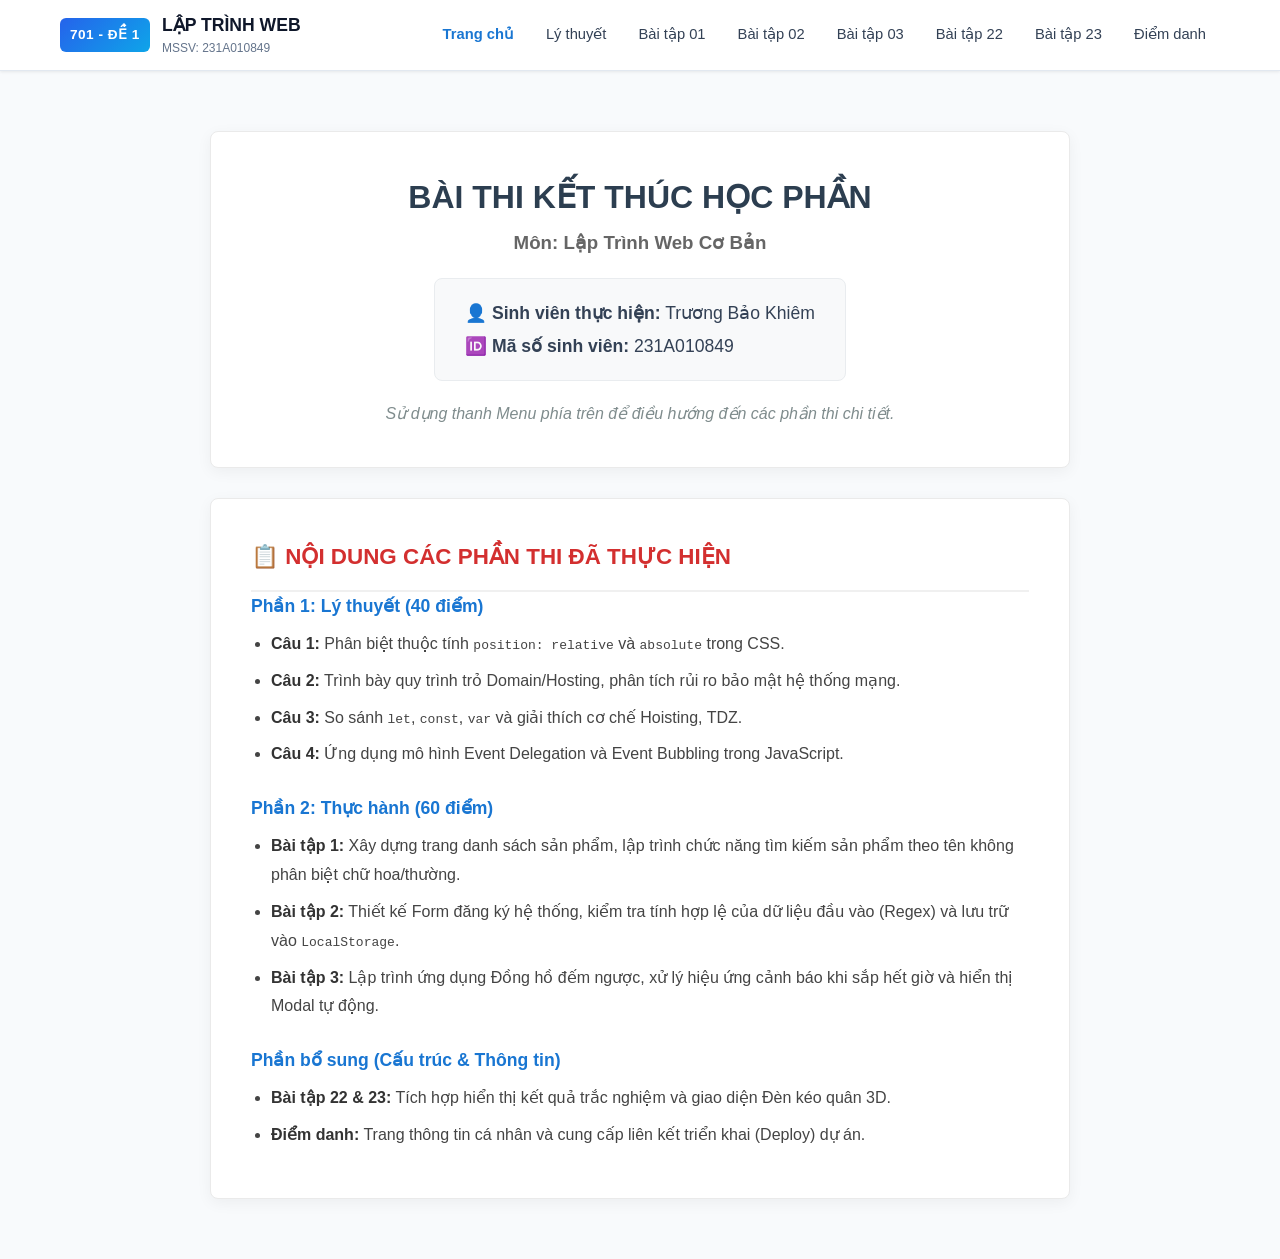
<file: index.html>
<!DOCTYPE html>
<html lang="vi">

<head>
    <meta charset="UTF-8">
    <meta name="viewport" content="width=device-width, initial-scale=1.0">
    <title>Trang chủ - Bài Thi Lập Trình Web</title>
    <!-- Gọi đúng file CSS gốc của dự án để giữ nguyên giao diện menu -->
    <link rel="stylesheet" href="css/style.css">

    <style>
        .home-wrapper {
            max-width: 900px;
            margin: 40px auto;
            padding: 20px;
        }

        /* Khu vực chào mừng */
        .welcome-box {
            background: white;
            border-radius: 8px;
            box-shadow: 0 4px 15px rgba(0, 0, 0, 0.05);
            padding: 40px;
            border: 1px solid #eaeaea;
            text-align: center;
            margin-bottom: 30px;
        }

        .welcome-box h1 {
            color: #2c3e50;
            margin-top: 0;
            font-size: 2rem;
        }

        .student-info {
            background: #f8f9fa;
            display: inline-block;
            padding: 15px 30px;
            border-radius: 8px;
            border: 1px solid #e9ecef;
            margin: 20px 0;
            text-align: left;
            font-size: 1.1rem;
        }

        /* Khu vực danh sách yêu cầu */
        .task-list-box {
            background: white;
            border-radius: 8px;
            box-shadow: 0 4px 15px rgba(0, 0, 0, 0.05);
            padding: 40px;
            border: 1px solid #eaeaea;
        }

        .task-list-box h2 {
            color: #d32f2f;
            font-size: 1.4rem;
            margin-top: 0;
            border-bottom: 2px solid #f0f0f0;
            padding-bottom: 15px;
            display: flex;
            align-items: center;
            gap: 10px;
        }

        .task-group {
            margin-bottom: 25px;
        }

        .task-group:last-child {
            margin-bottom: 0;
        }

        .task-group h3 {
            color: #1976d2;
            margin-bottom: 10px;
            font-size: 1.1rem;
        }

        .task-group ul {
            line-height: 1.8;
            color: #444;
            padding-left: 20px;
            margin: 0;
        }

        .task-group li {
            margin-bottom: 8px;
        }

        .task-group li strong {
            color: #333;
        }
    </style>
</head>

<body>

    <!-- THANH ĐIỀU HƯỚNG GỐC CỦA DỰ ÁN (Màu trắng, viền xanh) -->
    <header class="site-header">
        <div class="container">
            <div class="nav-wrapper">
                <a href="index.html" class="brand-logo">
                    <span class="brand-badge">701 - ĐỀ 1</span>
                    <div>
                        <div class="brand-title">LẬP TRÌNH WEB</div>
                        <div class="brand-subtitle">MSSV: 231A010849</div>
                    </div>
                </a>
                <nav>
                    <ul class="nav-menu">
                        <li><a href="index.html" class="nav-link" style="color: #1976d2; font-weight: 800;">Trang
                                chủ</a></li>
                        <li><a href="lythuyet.html" class="nav-link">Lý thuyết</a></li>
                        <li><a href="baitap01.html" class="nav-link">Bài tập 01</a></li>
                        <li><a href="baitap02.html" class="nav-link">Bài tập 02</a></li>
                        <li><a href="baitap03.html" class="nav-link">Bài tập 03</a></li>
                        <li><a href="baitap22.html" class="nav-link">Bài tập 22</a></li>
                        <li><a href="baitap23.html" class="nav-link">Bài tập 23</a></li>
                        <li><a href="diemdanh.html" class="nav-link">Điểm danh</a></li>
                    </ul>
                </nav>
            </div>
        </div>
    </header>

    <main class="home-wrapper">

        <!-- Khu vực chào mừng -->
        <section class="welcome-box">
            <h1>BÀI THI KẾT THÚC HỌC PHẦN</h1>
            <h3 style="color: #666; margin-top: 5px;">Môn: Lập Trình Web Cơ Bản</h3>

            <div class="student-info">
                <p style="margin: 5px 0;"><strong>👤 Sinh viên thực hiện:</strong> Trương Bảo Khiêm</p>
                <p style="margin: 5px 0;"><strong>🆔 Mã số sinh viên:</strong> 231A010849</p>
            </div>

            <p style="color: #7f8c8d; font-style: italic; margin-bottom: 0;">Sử dụng thanh Menu phía trên để điều hướng
                đến các phần thi chi tiết.</p>
        </section>

        <!-- Khu vực liệt kê yêu cầu đề bài -->
        <section class="task-list-box">
            <h2>📋 NỘI DUNG CÁC PHẦN THI ĐÃ THỰC HIỆN</h2>

            <div class="task-group">
                <h3>Phần 1: Lý thuyết (40 điểm)</h3>
                <ul>
                    <li><strong>Câu 1:</strong> Phân biệt thuộc tính <code>position: relative</code> và
                        <code>absolute</code> trong CSS.</li>
                    <li><strong>Câu 2:</strong> Trình bày quy trình trỏ Domain/Hosting, phân tích rủi ro bảo mật hệ
                        thống mạng.</li>
                    <li><strong>Câu 3:</strong> So sánh <code>let</code>, <code>const</code>, <code>var</code> và giải
                        thích cơ chế Hoisting, TDZ.</li>
                    <li><strong>Câu 4:</strong> Ứng dụng mô hình Event Delegation và Event Bubbling trong JavaScript.
                    </li>
                </ul>
            </div>

            <div class="task-group">
                <h3>Phần 2: Thực hành (60 điểm)</h3>
                <ul>
                    <li><strong>Bài tập 1:</strong> Xây dựng trang danh sách sản phẩm, lập trình chức năng tìm kiếm sản
                        phẩm theo tên không phân biệt chữ hoa/thường.</li>
                    <li><strong>Bài tập 2:</strong> Thiết kế Form đăng ký hệ thống, kiểm tra tính hợp lệ của dữ liệu đầu
                        vào (Regex) và lưu trữ vào <code>LocalStorage</code>.</li>
                    <li><strong>Bài tập 3:</strong> Lập trình ứng dụng Đồng hồ đếm ngược, xử lý hiệu ứng cảnh báo khi
                        sắp hết giờ và hiển thị Modal tự động.</li>
                </ul>
            </div>

            <div class="task-group">
                <h3>Phần bổ sung (Cấu trúc & Thông tin)</h3>
                <ul>
                    <li><strong>Bài tập 22 & 23:</strong> Tích hợp hiển thị kết quả trắc nghiệm và giao diện Đèn kéo
                        quân 3D.</li>
                    <li><strong>Điểm danh:</strong> Trang thông tin cá nhân và cung cấp liên kết triển khai (Deploy) dự
                        án.</li>
                </ul>
            </div>
        </section>

    </main>

</body>

</html>
</file>
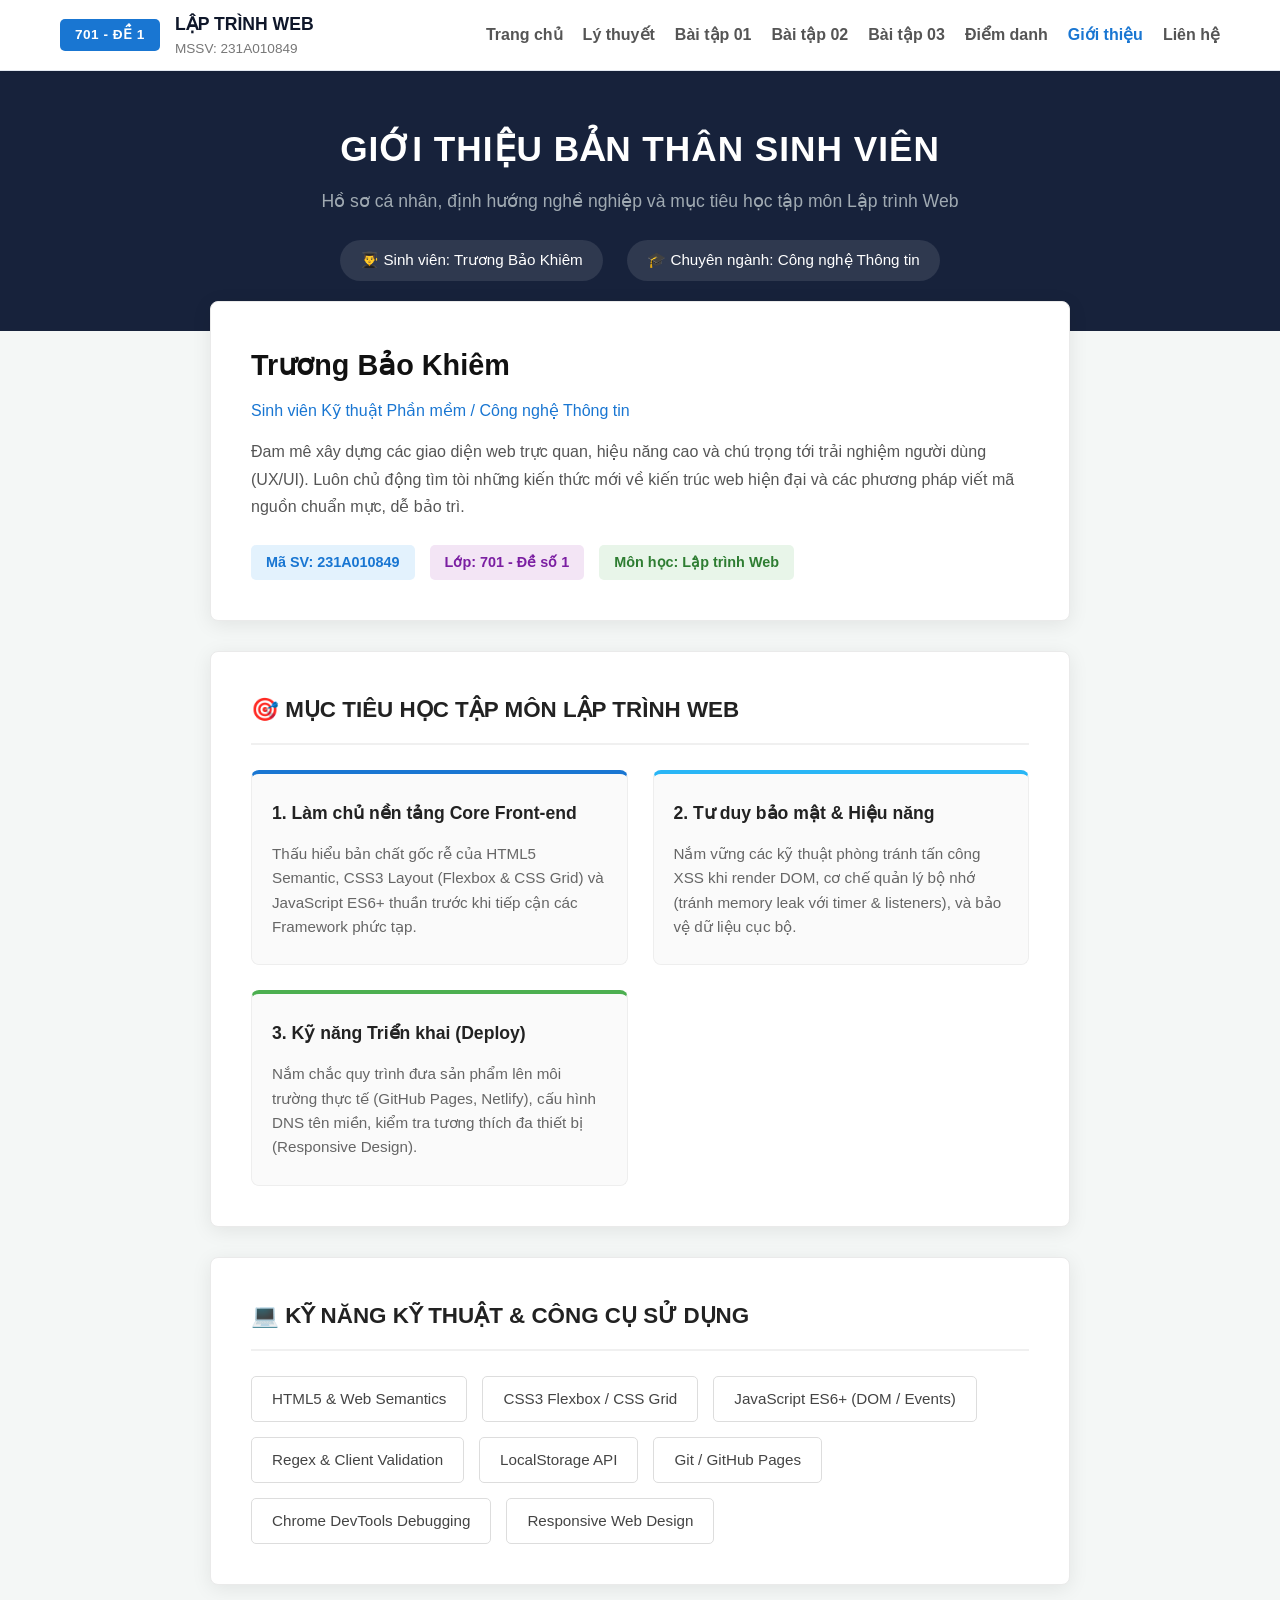
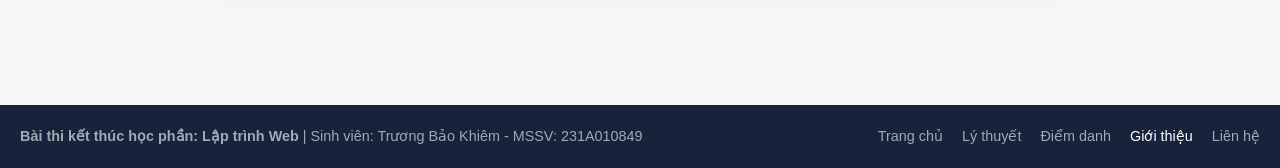
<file: about.html>
<!DOCTYPE html>
<html lang="vi">

<head>
    <meta charset="UTF-8">
    <meta name="viewport" content="width=device-width, initial-scale=1.0">
    <title>Giới thiệu bản thân - Bài thi Lập Trình Web</title>
    <!-- Gọi file CSS gốc của dự án -->
    <link rel="stylesheet" href="css/style.css">

    <style>
        /* CSS riêng cho cấu trúc trang About */
        .about-hero {
            background-color: #17223b;
            color: white;
            padding: 50px 20px;
            text-align: center;
        }

        .about-hero h1 {
            margin-top: 0;
            font-size: 2.2rem;
            margin-bottom: 10px;
            text-transform: uppercase;
            letter-spacing: 1px;
        }

        .about-hero p {
            color: #a0aab2;
            font-size: 1.1rem;
            margin-bottom: 25px;
        }

        .hero-tags span {
            display: inline-block;
            background: rgba(255, 255, 255, 0.1);
            padding: 8px 20px;
            border-radius: 25px;
            margin: 0 10px;
            font-size: 0.95rem;
        }

        .about-container {
            max-width: 900px;
            margin: -30px auto 40px;
            padding: 0 20px;
            position: relative;
            z-index: 10;
        }

        .card {
            background: white;
            border-radius: 8px;
            box-shadow: 0 4px 20px rgba(0, 0, 0, 0.08);
            padding: 40px;
            margin-bottom: 30px;
            border: 1px solid #eaeaea;
        }

        /* Box Thông tin cá nhân (Đã xóa avatar) */
        .profile-header h2 {
            margin: 0 0 10px 0;
            font-size: 1.8rem;
            color: #111;
        }

        .profile-header h4 {
            margin: 0 0 15px 0;
            color: #1976d2;
            font-weight: 500;
        }

        .profile-desc {
            color: #555;
            line-height: 1.7;
            margin-bottom: 25px;
        }

        .profile-tags {
            display: flex;
            gap: 15px;
            flex-wrap: wrap;
        }

        .profile-tags span {
            padding: 6px 15px;
            border-radius: 5px;
            font-size: 0.9rem;
            font-weight: bold;
        }

        .tag-blue {
            background: #e3f2fd;
            color: #1976d2;
        }

        .tag-purple {
            background: #f3e5f5;
            color: #7b1fa2;
        }

        .tag-green {
            background: #e8f5e9;
            color: #2e7d32;
        }

        /* Tiêu đề các phần */
        .section-title {
            font-size: 1.4rem;
            color: #222;
            margin-top: 0;
            margin-bottom: 25px;
            border-bottom: 2px solid #f0f0f0;
            padding-bottom: 15px;
            display: flex;
            align-items: center;
            gap: 10px;
        }

        /* Grid Mục tiêu học tập */
        .goals-grid {
            display: grid;
            grid-template-columns: repeat(auto-fit, minmax(250px, 1fr));
            gap: 25px;
        }

        .goal-item {
            background: #fafafa;
            border: 1px solid #eee;
            padding: 25px 20px;
            border-radius: 8px;
            border-top: 4px solid;
        }

        .goal-1 {
            border-top-color: #1976d2;
        }

        .goal-2 {
            border-top-color: #29b6f6;
        }

        .goal-3 {
            border-top-color: #4caf50;
        }

        .goal-item h3 {
            margin-top: 0;
            font-size: 1.1rem;
            color: #222;
            margin-bottom: 15px;
        }

        .goal-item p {
            color: #666;
            font-size: 0.95rem;
            margin-bottom: 0;
            line-height: 1.6;
        }

        /* Container Kỹ năng */
        .skills-container {
            display: flex;
            flex-wrap: wrap;
            gap: 15px;
        }

        .skill-tag {
            border: 1px solid #ddd;
            padding: 10px 20px;
            border-radius: 5px;
            color: #444;
            font-size: 0.95rem;
            background: #fff;
            transition: all 0.3s;
        }

        .skill-tag:hover {
            border-color: #1976d2;
            color: #1976d2;
            box-shadow: 0 2px 5px rgba(25, 118, 210, 0.1);
        }

        /* Footer mỏng dưới cùng */
        .about-footer {
            background: #17223b;
            color: #a0aab2;
            padding: 20px;
            display: flex;
            justify-content: space-between;
            font-size: 0.9rem;
            margin-top: 50px;
        }

        .about-footer a {
            color: #a0aab2;
            text-decoration: none;
            margin-left: 15px;
        }

        .about-footer a:hover {
            color: #fff;
        }
    </style>
</head>

<body style="background-color: #f4f7f6; margin: 0;">

    <!-- THANH ĐIỀU HƯỚNG GỐC -->
    <header class="site-header" style="background: white;">
        <div class="container" style="max-width: 1200px; margin: 0 auto; padding: 0 20px;">
            <div class="nav-wrapper"
                style="display: flex; justify-content: space-between; align-items: center; height: 70px;">
                <a href="index.html" class="brand-logo"
                    style="text-decoration: none; display: flex; align-items: center; gap: 15px;">
                    <span class="brand-badge"
                        style="background: #1976d2; color: white; padding: 5px 15px; border-radius: 5px; font-weight: bold;">701
                        - ĐỀ 1</span>
                    <div style="color: #333;">
                        <div class="brand-title" style="font-weight: bold; font-size: 1.1rem;">LẬP TRÌNH WEB</div>
                        <div class="brand-subtitle" style="font-size: 0.85rem; color: #777;">MSSV: 231A010849</div>
                    </div>
                </a>
                <nav>
                    <ul class="nav-menu" style="list-style: none; display: flex; gap: 20px; margin: 0; padding: 0;">
                        <li><a href="index.html" style="color: #555; text-decoration: none; font-weight: bold;">Trang
                                chủ</a></li>
                        <li><a href="lythuyet.html" style="color: #555; text-decoration: none; font-weight: bold;">Lý
                                thuyết</a></li>
                        <li><a href="baitap01.html" style="color: #555; text-decoration: none; font-weight: bold;">Bài
                                tập 01</a></li>
                        <li><a href="baitap02.html" style="color: #555; text-decoration: none; font-weight: bold;">Bài
                                tập 02</a></li>
                        <li><a href="baitap03.html" style="color: #555; text-decoration: none; font-weight: bold;">Bài
                                tập 03</a></li>
                        <li><a href="diemdanh.html" style="color: #555; text-decoration: none; font-weight: bold;">Điểm
                                danh</a></li>
                        <li><a href="about.html" style="color: #1976d2; text-decoration: none; font-weight: 900;">Giới
                                thiệu</a></li>
                        <li><a href="contact.html" style="color: #555; text-decoration: none; font-weight: bold;">Liên
                                hệ</a></li>
                    </ul>
                </nav>
            </div>
        </div>
    </header>

    <!-- BANNER GIỚI THIỆU -->
    <section class="about-hero">
        <h1>GIỚI THIỆU BẢN THÂN SINH VIÊN</h1>
        <p>Hồ sơ cá nhân, định hướng nghề nghiệp và mục tiêu học tập môn Lập trình Web</p>
        <div class="hero-tags">
            <span>👨‍🎓 Sinh viên: Trương Bảo Khiêm</span>
            <span>🎓 Chuyên ngành: Công nghệ Thông tin</span>
        </div>
    </section>

    <!-- NỘI DUNG CHÍNH -->
    <main class="about-container">

        <!-- THÔNG TIN CÁ NHÂN -->
        <div class="card">
            <div class="profile-header">
                <h2>Trương Bảo Khiêm</h2>
                <h4>Sinh viên Kỹ thuật Phần mềm / Công nghệ Thông tin</h4>
            </div>
            <p class="profile-desc">
                Đam mê xây dựng các giao diện web trực quan, hiệu năng cao và chú trọng tới trải nghiệm người dùng
                (UX/UI). Luôn chủ động tìm tòi những kiến thức mới về kiến trúc web hiện đại và các phương pháp viết mã
                nguồn chuẩn mực, dễ bảo trì.
            </p>
            <div class="profile-tags">
                <span class="tag-blue">Mã SV: 231A010849</span>
                <span class="tag-purple">Lớp: 701 - Đề số 1</span>
                <span class="tag-green">Môn học: Lập trình Web</span>
            </div>
        </div>

        <!-- MỤC TIÊU HỌC TẬP -->
        <div class="card">
            <h2 class="section-title">🎯 MỤC TIÊU HỌC TẬP MÔN LẬP TRÌNH WEB</h2>
            <div class="goals-grid">
                <div class="goal-item goal-1">
                    <h3>1. Làm chủ nền tảng Core Front-end</h3>
                    <p>Thấu hiểu bản chất gốc rễ của HTML5 Semantic, CSS3 Layout (Flexbox & CSS Grid) và JavaScript ES6+
                        thuần trước khi tiếp cận các Framework phức tạp.</p>
                </div>
                <div class="goal-item goal-2">
                    <h3>2. Tư duy bảo mật & Hiệu năng</h3>
                    <p>Nắm vững các kỹ thuật phòng tránh tấn công XSS khi render DOM, cơ chế quản lý bộ nhớ (tránh
                        memory leak với timer & listeners), và bảo vệ dữ liệu cục bộ.</p>
                </div>
                <div class="goal-item goal-3">
                    <h3>3. Kỹ năng Triển khai (Deploy)</h3>
                    <p>Nắm chắc quy trình đưa sản phẩm lên môi trường thực tế (GitHub Pages, Netlify), cấu hình DNS tên
                        miền, kiểm tra tương thích đa thiết bị (Responsive Design).</p>
                </div>
            </div>
        </div>

        <!-- KỸ NĂNG & CÔNG CỤ -->
        <div class="card">
            <h2 class="section-title">💻 KỸ NĂNG KỸ THUẬT & CÔNG CỤ SỬ DỤNG</h2>
            <div class="skills-container">
                <div class="skill-tag">HTML5 & Web Semantics</div>
                <div class="skill-tag">CSS3 Flexbox / CSS Grid</div>
                <div class="skill-tag">JavaScript ES6+ (DOM / Events)</div>
                <div class="skill-tag">Regex & Client Validation</div>
                <div class="skill-tag">LocalStorage API</div>
                <div class="skill-tag">Git / GitHub Pages</div>
                <div class="skill-tag">Chrome DevTools Debugging</div>
                <div class="skill-tag">Responsive Web Design</div>
            </div>
        </div>

    </main>

    <!-- FOOTER -->
    <footer class="about-footer">
        <div>
            <strong>Bài thi kết thúc học phần: Lập trình Web</strong> | Sinh viên: Trương Bảo Khiêm - MSSV: 231A010849
        </div>
        <div>
            <a href="index.html">Trang chủ</a>
            <a href="lythuyet.html">Lý thuyết</a>
            <a href="diemdanh.html">Điểm danh</a>
            <a href="about.html" style="color: white;">Giới thiệu</a>
            <a href="contact.html">Liên hệ</a>
        </div>
    </footer>

</body>

</html>
</file>
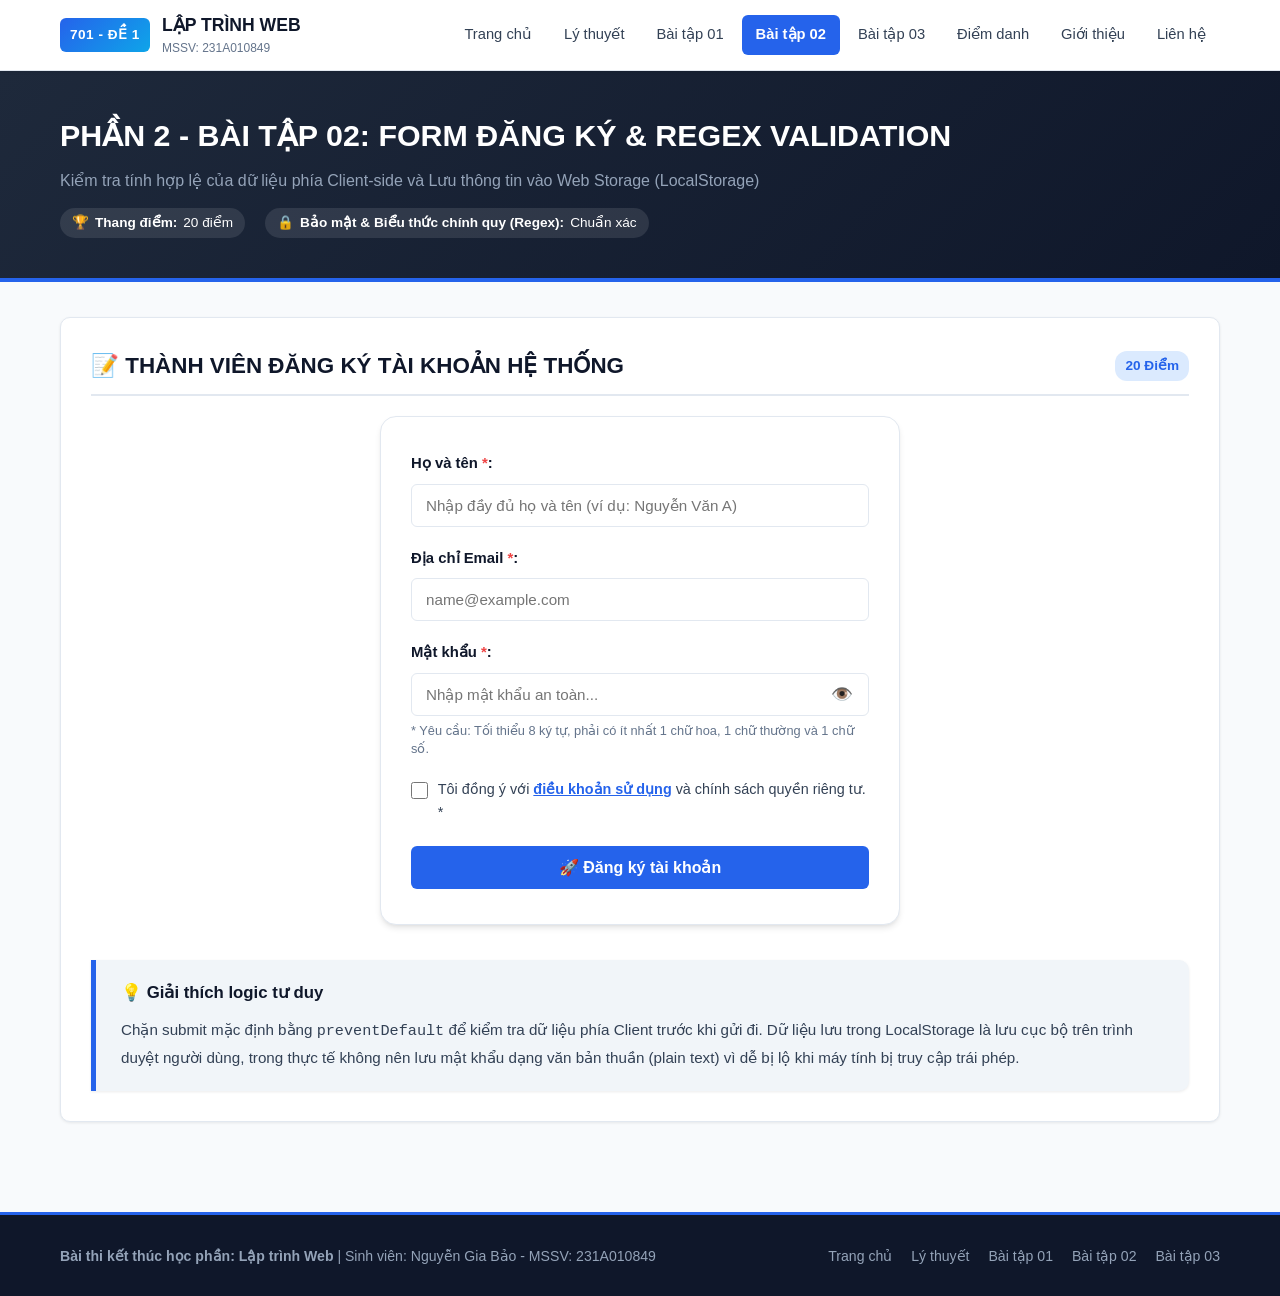
<file: baitap02.html>
<!DOCTYPE html>
<html lang="vi">
<head>
    <meta charset="UTF-8">
    <meta name="viewport" content="width=device-width, initial-scale=1.0">
    <meta name="description" content="Phần 2 - Bài tập 02: Form đăng ký, Validate Regex và Lưu trữ LocalStorage - Môn Lập trình Web.">
    <title>Bài Tập 02: Form Đăng Ký & Regex Validation | MSSV: 231A010849</title>
    <link rel="stylesheet" href="css/style.css">
</head>
<body>

    <!-- THANH ĐIỀU HƯỚNG CHUNG (NAVBAR) -->
    <header class="site-header">
        <div class="container">
            <div class="nav-wrapper">
                <a href="index.html" class="brand-logo">
                    <span class="brand-badge">701 - ĐỀ 1</span>
                    <div>
                        <div class="brand-title">LẬP TRÌNH WEB</div>
                        <div class="brand-subtitle">MSSV: 231A010849</div>
                    </div>
                </a>

                <button class="nav-toggle" aria-label="Bật tắt menu">☰</button>

                <nav>
                    <ul class="nav-menu">
                        <li><a href="index.html" class="nav-link">Trang chủ</a></li>
                        <li><a href="lythuyet.html" class="nav-link">Lý thuyết</a></li>
                        <li><a href="baitap01.html" class="nav-link">Bài tập 01</a></li>
                        <li><a href="baitap02.html" class="nav-link active">Bài tập 02</a></li>
                        <li><a href="baitap03.html" class="nav-link">Bài tập 03</a></li>
                        <li><a href="diemdanh.html" class="nav-link">Điểm danh</a></li>
                        <li><a href="about.html" class="nav-link">Giới thiệu</a></li>
                        <li><a href="contact.html" class="nav-link">Liên hệ</a></li>
                    </ul>
                </nav>
            </div>
        </div>
    </header>

    <!-- BANNER TIÊU ĐỀ BÀI TẬP -->
    <section class="page-banner">
        <div class="container">
            <h1>PHẦN 2 - BÀI TẬP 02: FORM ĐĂNG KÝ & REGEX VALIDATION</h1>
            <p>Kiểm tra tính hợp lệ của dữ liệu phía Client-side và Lưu thông tin vào Web Storage (LocalStorage)</p>
            <div class="exam-meta">
                <span class="exam-meta-item">🏆 <strong>Thang điểm:</strong> 20 điểm</span>
                <span class="exam-meta-item">🔒 <strong>Bảo mật & Biểu thức chính quy (Regex):</strong> Chuẩn xác</span>
            </div>
        </div>
    </section>

    <!-- NỘI DUNG CHÍNH -->
    <main class="main-content">
        <div class="container">

            <div class="content-card">
                <h2>
                    <span>📝 THÀNH VIÊN ĐĂNG KÝ TÀI KHOẢN HỆ THỐNG</span>
                    <span class="score-badge">20 Điểm</span>
                </h2>

                <!-- GIAO DIỆN FORM ĐĂNG KÝ CĂN GIỮA MÀN HÌNH -->
                <div class="auth-form-wrapper">
                    <form id="registerForm" novalidate>
                        
                        <!-- 1. HỌ VÀ TÊN -->
                        <div class="form-group">
                            <label for="fullName" class="form-label">
                                Họ và tên <span class="required">*</span>:
                            </label>
                            <input 
                                type="text" 
                                id="fullName" 
                                class="input-control" 
                                placeholder="Nhập đầy đủ họ và tên (ví dụ: Nguyễn Văn A)"
                                autocomplete="name"
                            >
                            <div id="fullNameError" class="error-message">Họ và tên không được để trống!</div>
                        </div>

                        <!-- 2. EMAIL -->
                        <div class="form-group">
                            <label for="email" class="form-label">
                                Địa chỉ Email <span class="required">*</span>:
                            </label>
                            <input 
                                type="email" 
                                id="email" 
                                class="input-control" 
                                placeholder="name@example.com"
                                autocomplete="email"
                            >
                            <div id="emailError" class="error-message">Email không hợp lệ! Vui lòng nhập đúng định dạng (ví dụ: name@domain.com).</div>
                        </div>

                        <!-- 3. MẬT KHẨU CÓ NÚT ẨN/HIỆN -->
                        <div class="form-group">
                            <label for="password" class="form-label">
                                Mật khẩu <span class="required">*</span>:
                            </label>
                            <div class="password-input-group">
                                <input 
                                    type="password" 
                                    id="password" 
                                    class="input-control" 
                                    placeholder="Nhập mật khẩu an toàn..."
                                    autocomplete="new-password"
                                >
                                <button type="button" id="btnTogglePassword" class="btn-toggle-pwd" title="Ẩn/Hiện mật khẩu" aria-label="Hiện mật khẩu">
                                    👁️
                                </button>
                            </div>
                            <div class="password-rules">
                                * Yêu cầu: Tối thiểu 8 ký tự, phải có ít nhất 1 chữ hoa, 1 chữ thường và 1 chữ số.
                            </div>
                            <div id="passwordError" class="error-message">Mật khẩu phải từ 8 ký tự trở lên, gồm ít nhất 1 chữ hoa, 1 chữ thường và 1 chữ số!</div>
                        </div>

                        <!-- 4. CHECKBOX ĐIỀU KHOẢN -->
                        <div class="checkbox-group">
                            <input type="checkbox" id="termsAgree">
                            <label for="termsAgree" class="checkbox-label">
                                Tôi đồng ý với <a href="#" style="color: var(--primary-color); font-weight: 600;">điều khoản sử dụng</a> và chính sách quyền riêng tư. <span class="required">*</span>
                            </label>
                        </div>
                        <div id="termsError" class="error-message" style="margin-top: -15px; margin-bottom: 18px;">
                            Bạn bắt buộc phải đồng ý với điều khoản sử dụng để tiếp tục!
                        </div>

                        <!-- 5. NÚT SUBMIT -->
                        <button type="submit" id="btnSubmit" class="btn btn-primary" style="width: 100%; padding: 12px; font-size: 1rem;">
                            🚀 Đăng ký tài khoản
                        </button>
                    </form>
                </div>

                <!-- KHUNG VĂN BẢN GIẢI THÍCH LOGIC TƯ DUY (BẮT BUỘC THEO ĐỀ BÀI) -->
                <div class="logic-explanation-box">
                    <h4>💡 Giải thích logic tư duy</h4>
                    <p>
                        Chặn submit mặc định bằng <code>preventDefault</code> để kiểm tra dữ liệu phía Client trước khi gửi đi. Dữ liệu lưu trong LocalStorage là lưu cục bộ trên trình duyệt người dùng, trong thực tế không nên lưu mật khẩu dạng văn bản thuần (plain text) vì dễ bị lộ khi máy tính bị truy cập trái phép.
                    </p>
                </div>

            </div>

        </div>
    </main>

    <!-- HỘP THOẠI MODAL THÔNG BÁO ĐĂNG KÝ THÀNH CÔNG -->
    <div id="successModal" class="modal-overlay">
        <div class="modal-card">
            <div class="modal-icon">🎉</div>
            <h3 class="modal-title" style="color: var(--success-color);">ĐĂNG KÝ THÀNH CÔNG!</h3>
            <div id="successModalBody" class="modal-body">
                Thông tin người dùng đã được kiểm tra tính hợp lệ và lưu trữ thành công vào LocalStorage trên trình duyệt của bạn.
            </div>
            <button type="button" class="btn btn-primary" onclick="closeModal('successModal')">
                Đồng ý & Đóng
            </button>
        </div>
    </div>

    <!-- FOOTER CHUNG -->
    <footer class="site-footer">
        <div class="container">
            <div class="footer-content">
                <div>
                    <strong>Bài thi kết thúc học phần: Lập trình Web</strong> | Sinh viên: Nguyễn Gia Bảo - MSSV: 231A010849
                </div>
                <div class="footer-links">
                    <a href="index.html">Trang chủ</a>
                    <a href="lythuyet.html">Lý thuyết</a>
                    <a href="baitap01.html">Bài tập 01</a>
                    <a href="baitap02.html">Bài tập 02</a>
                    <a href="baitap03.html">Bài tập 03</a>
                </div>
            </div>
        </div>
    </footer>

    <!-- ================= JAVASCRIPT XỬ LÝ CHO BÀI TẬP 02 ================= -->
    <script>
        // 1. LẤY CÁC PHẦN TỬ FORM VÀ CÁC Ô BÁO LỖI
        const registerForm = document.getElementById("registerForm");
        const fullNameInput = document.getElementById("fullName");
        const emailInput = document.getElementById("email");
        const passwordInput = document.getElementById("password");
        const termsAgreeCheckbox = document.getElementById("termsAgree");
        const btnTogglePassword = document.getElementById("btnTogglePassword");

        const fullNameError = document.getElementById("fullNameError");
        const emailError = document.getElementById("emailError");
        const passwordError = document.getElementById("passwordError");
        const termsError = document.getElementById("termsError");
        const successModalBody = document.getElementById("successModalBody");

        // 2. BIỂU THỨC CHÍNH QUY (REGEX) CHUẨN ĐỂ KIỂM TRA
        // Regex kiểm tra Email: định dạng ten@domain.ext
        const emailRegex = /^[a-zA-Z0-9._%+-]+@[a-zA-Z0-9.-]+\.[a-zA-Z]{2,}$/;
        // Regex kiểm tra Mật khẩu: Tối thiểu 8 ký tự, ít nhất 1 chữ hoa (?=.*[A-Z]), 1 chữ thường (?=.*[a-z]), 1 chữ số (?=.*\d)
        const passwordRegex = /^(?=.*[a-z])(?=.*[A-Z])(?=.*\d).{8,}$/;

        // 3. TÍNH NĂNG ẨN / HIỆN MẬT KHẨU
        btnTogglePassword.addEventListener("click", function () {
            if (passwordInput.type === "password") {
                passwordInput.type = "text";
                btnTogglePassword.textContent = "🙈"; // Đổi biểu tượng sang nhắm mắt
                btnTogglePassword.setAttribute("aria-label", "Ẩn mật khẩu");
            } else {
                passwordInput.type = "password";
                btnTogglePassword.textContent = "👁️"; // Đổi lại biểu tượng con mắt
                btnTogglePassword.setAttribute("aria-label", "Hiện mật khẩu");
            }
        });

        // 4. HÀM KIỂM TRA VÀ VALIDATE TỪNG TRƯỜNG DỮ LIỆU
        function kiemTraHopLe() {
            let hopLe = true;

            // --- A. Kiểm tra Họ và tên (không được để trống) ---
            const hoTen = fullNameInput.value.trim();
            if (hoTen === "") {
                fullNameError.classList.add("show");
                fullNameInput.classList.add("is-invalid");
                hopLe = false;
            } else {
                fullNameError.classList.remove("show");
                fullNameInput.classList.remove("is-invalid");
            }

            // --- B. Kiểm tra Email theo Regex ---
            const email = emailInput.value.trim();
            if (!emailRegex.test(email)) {
                emailError.classList.add("show");
                emailInput.classList.add("is-invalid");
                hopLe = false;
            } else {
                emailError.classList.remove("show");
                emailInput.classList.remove("is-invalid");
            }

            // --- C. Kiểm tra Mật khẩu theo Regex ---
            const matKhau = passwordInput.value;
            if (!passwordRegex.test(matKhau)) {
                passwordError.classList.add("show");
                passwordInput.classList.add("is-invalid");
                hopLe = false;
            } else {
                passwordError.classList.remove("show");
                passwordInput.classList.remove("is-invalid");
            }

            // --- D. Kiểm tra Checkbox Điều khoản sử dụng ---
            if (!termsAgreeCheckbox.checked) {
                termsError.classList.add("show");
                hopLe = false;
            } else {
                termsError.classList.remove("show");
            }

            return hopLe;
        }

        // Tự động tắt báo lỗi khi người dùng sửa nội dung trong các ô input
        fullNameInput.addEventListener("input", function() {
            if (fullNameInput.value.trim() !== "") {
                fullNameError.classList.remove("show");
                fullNameInput.classList.remove("is-invalid");
            }
        });

        emailInput.addEventListener("input", function() {
            if (emailRegex.test(emailInput.value.trim())) {
                emailError.classList.remove("show");
                emailInput.classList.remove("is-invalid");
            }
        });

        passwordInput.addEventListener("input", function() {
            if (passwordRegex.test(passwordInput.value)) {
                passwordError.classList.remove("show");
                passwordInput.classList.remove("is-invalid");
            }
        });

        termsAgreeCheckbox.addEventListener("change", function() {
            if (termsAgreeCheckbox.checked) {
                termsError.classList.remove("show");
            }
        });

        // 5. XỬ LÝ SỰ KIỆN SUBMIT FORM
        registerForm.addEventListener("submit", function (e) {
            // Chặn hành vi submit mặc định (tải lại trang) của trình duyệt
            e.preventDefault();

            // Tiến hành validate toàn bộ form
            const ketQuaHopLe = kiemTraHopLe();

            if (ketQuaHopLe) {
                // Thu thập thông tin người dùng nhập vào
                const duLieuNguoiDung = {
                    hoTen: fullNameInput.value.trim(),
                    email: emailInput.value.trim(),
                    thoiGianDangKy: new Date().toLocaleString("vi-VN")
                    // Chú ý bảo mật: Theo yêu cầu đề bài không lưu mật khẩu thuần plain text
                };

                // Lưu dữ liệu vào localStorage theo chuẩn JSON
                localStorage.setItem("userData", JSON.stringify(duLieuNguoiDung));

                // Hiển thị nội dung chi tiết trong Modal thông báo thành công
                successModalBody.innerHTML = `
                    <p style="margin-bottom: 10px;">Xin chúc mừng, bạn đã đăng ký tài khoản thành công!</p>
                    <div style="background: #f8fafc; padding: 12px; border-radius: 6px; text-align: left; font-size: 0.9rem; border: 1px solid #e2e8f0;">
                        <div><strong>Họ và tên:</strong> ${duLieuNguoiDung.hoTen}</div>
                        <div><strong>Email:</strong> ${duLieuNguoiDung.email}</div>
                        <div><strong>Thời gian:</strong> ${duLieuNguoiDung.thoiGianDangKy}</div>
                        <div style="color: #10b981; margin-top: 6px;">✓ Đã lưu vào localStorage['userData']</div>
                    </div>
                `;

                // Mở Modal thông báo
                openModal("successModal");

                // Reset toàn bộ form về trạng thái ban đầu
                registerForm.reset();
                if (passwordInput.type === "text") {
                    passwordInput.type = "password";
                    btnTogglePassword.textContent = "👁️";
                }
            }
        });
    </script>
    <script src="js/script.js"></script>
</body>
</html>
</file>
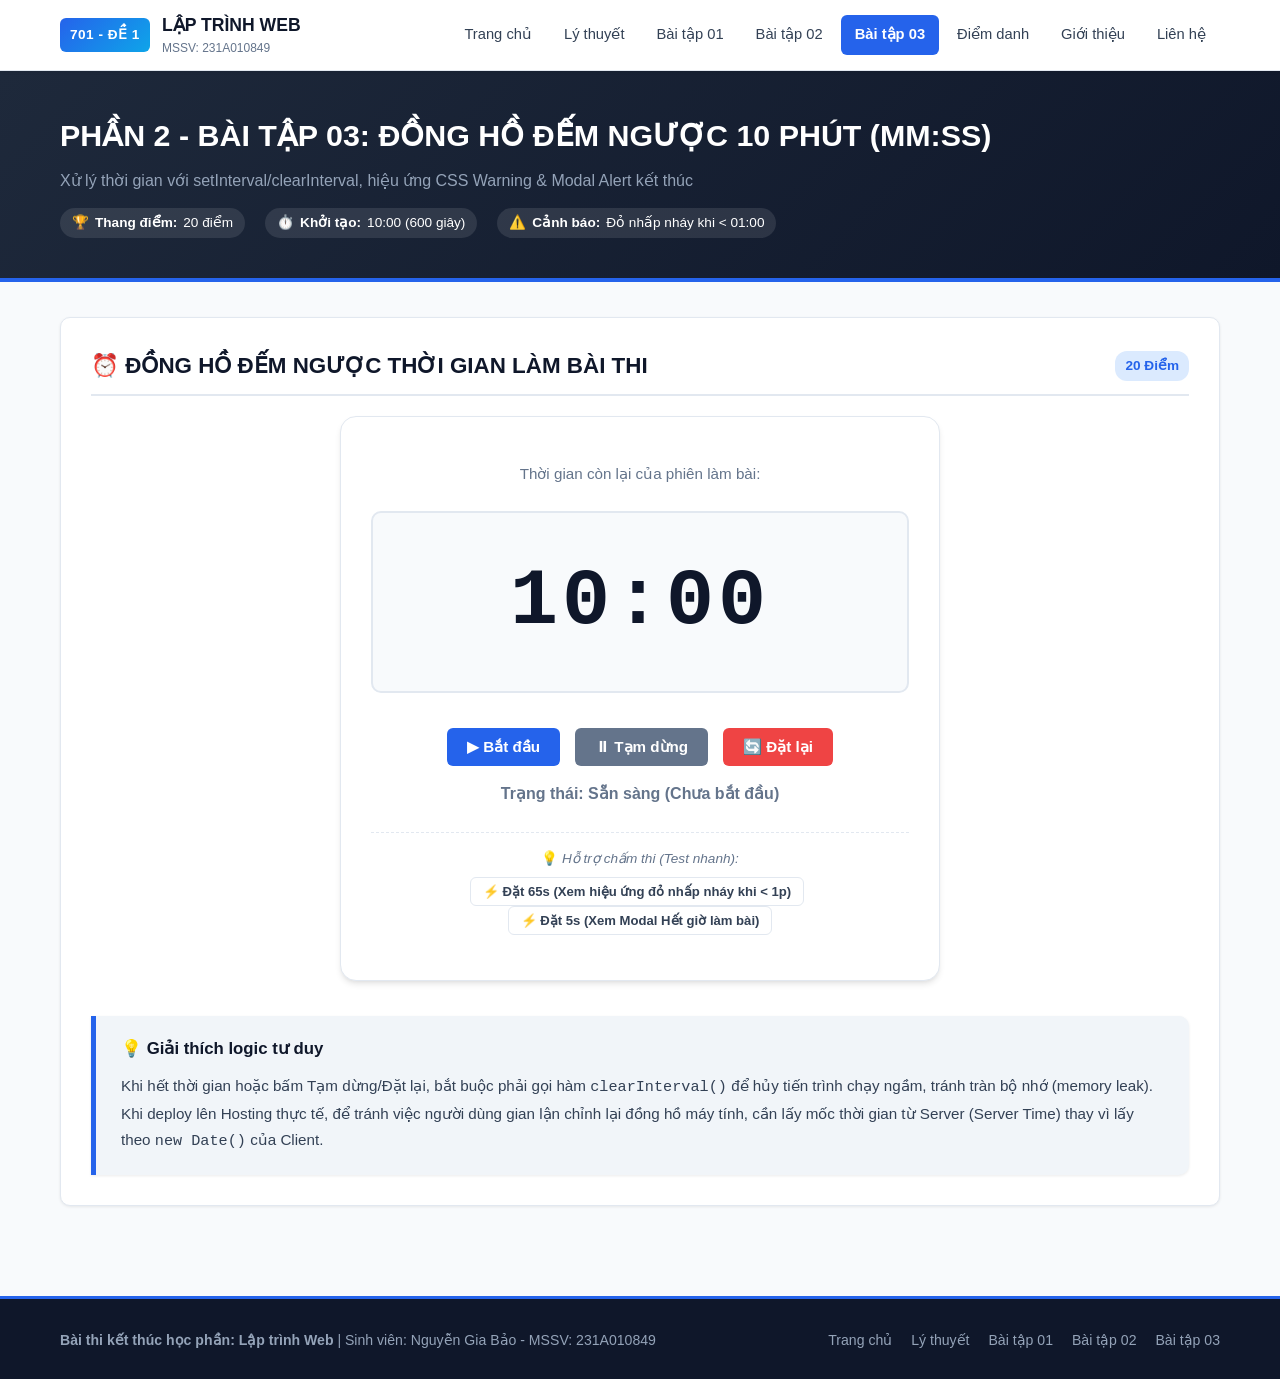
<file: baitap03.html>
<!DOCTYPE html>
<html lang="vi">
<head>
    <meta charset="UTF-8">
    <meta name="viewport" content="width=device-width, initial-scale=1.0">
    <meta name="description" content="Phần 2 - Bài tập 03: Đồng hồ đếm ngược 10 phút MM:SS, animation cảnh báo dưới 1 phút và modal alert hết giờ - Môn Lập trình Web.">
    <title>Bài Tập 03: Đồng Hồ Đếm Ngược 10 Phút | MSSV: 231A010849</title>
    <link rel="stylesheet" href="css/style.css">
</head>
<body>

    <!-- THANH ĐIỀU HƯỚNG CHUNG (NAVBAR) -->
    <header class="site-header">
        <div class="container">
            <div class="nav-wrapper">
                <a href="index.html" class="brand-logo">
                    <span class="brand-badge">701 - ĐỀ 1</span>
                    <div>
                        <div class="brand-title">LẬP TRÌNH WEB</div>
                        <div class="brand-subtitle">MSSV: 231A010849</div>
                    </div>
                </a>

                <button class="nav-toggle" aria-label="Bật tắt menu">☰</button>

                <nav>
                    <ul class="nav-menu">
                        <li><a href="index.html" class="nav-link">Trang chủ</a></li>
                        <li><a href="lythuyet.html" class="nav-link">Lý thuyết</a></li>
                        <li><a href="baitap01.html" class="nav-link">Bài tập 01</a></li>
                        <li><a href="baitap02.html" class="nav-link">Bài tập 02</a></li>
                        <li><a href="baitap03.html" class="nav-link active">Bài tập 03</a></li>
                        <li><a href="diemdanh.html" class="nav-link">Điểm danh</a></li>
                        <li><a href="about.html" class="nav-link">Giới thiệu</a></li>
                        <li><a href="contact.html" class="nav-link">Liên hệ</a></li>
                    </ul>
                </nav>
            </div>
        </div>
    </header>

    <!-- BANNER TIÊU ĐỀ BÀI TẬP -->
    <section class="page-banner">
        <div class="container">
            <h1>PHẦN 2 - BÀI TẬP 03: ĐỒNG HỒ ĐẾM NGƯỢC 10 PHÚT (MM:SS)</h1>
            <p>Xử lý thời gian với setInterval/clearInterval, hiệu ứng CSS Warning & Modal Alert kết thúc</p>
            <div class="exam-meta">
                <span class="exam-meta-item">🏆 <strong>Thang điểm:</strong> 20 điểm</span>
                <span class="exam-meta-item">⏱️ <strong>Khởi tạo:</strong> 10:00 (600 giây)</span>
                <span class="exam-meta-item">⚠️ <strong>Cảnh báo:</strong> Đỏ nhấp nháy khi &lt; 01:00</span>
            </div>
        </div>
    </section>

    <!-- NỘI DUNG CHÍNH -->
    <main class="main-content">
        <div class="container">

            <div class="content-card">
                <h2>
                    <span>⏰ ĐỒNG HỒ ĐẾM NGƯỢC THỜI GIAN LÀM BÀI THI</span>
                    <span class="score-badge">20 Điểm</span>
                </h2>

                <!-- KHU VỰC ĐỒNG HỒ ĐẾM NGƯỢC -->
                <div class="timer-container">
                    <p style="color: var(--text-muted); font-size: 0.95rem;">
                        Thời gian còn lại của phiên làm bài:
                    </p>

                    <!-- Màn hình hiển thị số thời gian MM:SS -->
                    <div id="timerDisplay" class="timer-display">10:00</div>

                    <!-- 3 Nút bấm điều khiển chính theo đề bài -->
                    <div class="timer-controls">
                        <button type="button" id="btnStart" class="btn btn-primary">
                            ▶ Bắt đầu
                        </button>
                        <button type="button" id="btnPause" class="btn btn-secondary">
                            ⏸ Tạm dừng
                        </button>
                        <button type="button" id="btnReset" class="btn btn-danger">
                            🔄 Đặt lại
                        </button>
                    </div>

                    <!-- Dòng trạng thái đồng hồ -->
                    <div id="timerStatus" class="timer-status-text">
                        Trạng thái: Sẵn sàng (Chưa bắt đầu)
                    </div>

                    <!-- Nút hỗ trợ giảng viên test nhanh hiệu ứng < 1 phút và modal hết giờ -->
                    <div style="margin-top: 25px; padding-top: 15px; border-top: 1px dashed var(--border-color);">
                        <span style="font-size: 0.85rem; color: var(--text-muted); display: block; margin-bottom: 8px;">
                            💡 <em>Hỗ trợ chấm thi (Test nhanh):</em>
                        </span>
                        <button type="button" id="btnQuickTest65" class="btn btn-outline" style="font-size: 0.82rem; padding: 6px 12px; margin-right: 6px;">
                            ⚡ Đặt 65s (Xem hiệu ứng đỏ nhấp nháy khi &lt; 1p)
                        </button>
                        <button type="button" id="btnQuickTest5" class="btn btn-outline" style="font-size: 0.82rem; padding: 6px 12px;">
                            ⚡ Đặt 5s (Xem Modal Hết giờ làm bài)
                        </button>
                    </div>
                </div>

                <!-- KHUNG VĂN BẢN GIẢI THÍCH LOGIC TƯ DUY (BẮT BUỘC THEO ĐỀ BÀI) -->
                <div class="logic-explanation-box">
                    <h4>💡 Giải thích logic tư duy</h4>
                    <p>
                        Khi hết thời gian hoặc bấm Tạm dừng/Đặt lại, bắt buộc phải gọi hàm <code>clearInterval()</code> để hủy tiến trình chạy ngầm, tránh tràn bộ nhớ (memory leak). Khi deploy lên Hosting thực tế, để tránh việc người dùng gian lận chỉnh lại đồng hồ máy tính, cần lấy mốc thời gian từ Server (Server Time) thay vì lấy theo <code>new Date()</code> của Client.
                    </p>
                </div>

            </div>

        </div>
    </main>

    <!-- MODAL ALERT THÔNG BÁO: HẾT THỜI GIAN LÀM BÀI! -->
    <div id="timeUpModal" class="modal-overlay">
        <div class="modal-card">
            <div class="modal-icon" style="color: var(--danger-color);">🚨</div>
            <h3 class="modal-title" style="color: var(--danger-color); font-size: 1.6rem;">
                HẾT THỜI GIAN LÀM BÀI!
            </h3>
            <div class="modal-body">
                Thời gian làm bài thi 10 phút của bạn đã kết thúc. Hệ thống đã tự động dừng đồng hồ và khóa phiên làm việc. Vui lòng kiểm tra lại kết quả và nộp bài!
            </div>
            <button type="button" class="btn btn-danger" onclick="closeModal('timeUpModal')">
                Đã hiểu & Đóng thông báo
            </button>
        </div>
    </div>

    <!-- FOOTER CHUNG -->
    <footer class="site-footer">
        <div class="container">
            <div class="footer-content">
                <div>
                    <strong>Bài thi kết thúc học phần: Lập trình Web</strong> | Sinh viên: Nguyễn Gia Bảo - MSSV: 231A010849
                </div>
                <div class="footer-links">
                    <a href="index.html">Trang chủ</a>
                    <a href="lythuyet.html">Lý thuyết</a>
                    <a href="baitap01.html">Bài tập 01</a>
                    <a href="baitap02.html">Bài tập 02</a>
                    <a href="baitap03.html">Bài tập 03</a>
                </div>
            </div>
        </div>
    </footer>

    <!-- ================= JAVASCRIPT XỬ LÝ CHO BÀI TẬP 03 ================= -->
    <script>
        // BƯỚC 1: KHAI BÁO CÁC HẰNG SỐ VÀ BIẾN QUẢN LÝ THỜI GIAN
        const THOI_GIAN_MAC_DINH = 600; // 10 phút = 600 giây theo đúng đề thi
        let thoiGianConLai = THOI_GIAN_MAC_DINH;
        let boDemTimer = null;          // Biến lưu trữ ID của hàm setInterval
        let dangChay = false;           // Cờ theo dõi trạng thái đồng hồ đang chạy hay tạm dừng

        // Lấy các phần tử DOM giao diện
        const timerDisplay = document.getElementById("timerDisplay");
        const timerStatus = document.getElementById("timerStatus");
        const btnStart = document.getElementById("btnStart");
        const btnPause = document.getElementById("btnPause");
        const btnReset = document.getElementById("btnReset");
        const btnQuickTest65 = document.getElementById("btnQuickTest65");
        const btnQuickTest5 = document.getElementById("btnQuickTest5");

        /**
         * BƯỚC 2: HÀM CẬP NHẬT HIỂN THỊ ĐỒNG HỒ (MM:SS)
         * Sử dụng Math.floor tính phút/giây và padStart(2, '0') để luôn có 2 chữ số
         */
        function capNhatGiaoDien() {
            // Tính số phút và số giây còn lại
            const phut = Math.floor(thoiGianConLai / 60);
            const giay = thoiGianConLai % 60;

            // Định dạng luôn có 2 chữ số (ví dụ: "09:05", "00:59")
            const chuoiPhut = String(phut).padStart(2, "0");
            const chuoiGiay = String(giay).padStart(2, "0");

            timerDisplay.textContent = `${chuoiPhut}:${chuoiGiay}`;

            // HIỆU ỨNG CSS: Khi thời gian dưới 1 phút (< 60 giây)
            // Tự động thêm class .timer-warning để chữ chuyển sang màu đỏ và nhấp nháy cảnh báo
            if (thoiGianConLai < 60 && thoiGianConLai > 0) {
                timerDisplay.classList.add("timer-warning");
            } else if (thoiGianConLai >= 60) {
                timerDisplay.classList.remove("timer-warning");
            }
        }

        /**
         * BƯỚC 3: HÀM BẮT ĐẦU ĐẾM NGƯỢC
         */
        function batDauDem() {
            // Nếu đồng hồ đang chạy thì không tạo thêm interval mới (tránh chạy tăng tốc gấp bội)
            if (dangChay) return;

            // Nếu thời gian đã về 0 thì không bấm bắt đầu được, yêu cầu reset
            if (thoiGianConLai <= 0) {
                alert("Thời gian đã kết thúc! Vui lòng nhấn nút 'Đặt lại' để bắt đầu phiên mới.");
                return;
            }

            dangChay = true;
            timerStatus.textContent = "Trạng thái: Đang đếm ngược ⏳";
            timerStatus.style.color = "var(--primary-color)";

            // Gọi setInterval mỗi 1000ms (1 giây) giảm 1 đơn vị
            boDemTimer = setInterval(function () {
                thoiGianConLai--;
                capNhatGiaoDien();

                // KHI THỜI GIAN VỀ 00:00
                if (thoiGianConLai <= 0) {
                    // Dừng tiến trình chạy ngầm
                    clearInterval(boDemTimer);
                    boDemTimer = null;
                    dangChay = false;
                    timerDisplay.classList.remove("timer-warning");

                    timerStatus.textContent = "Trạng thái: ĐÃ HẾT THỜI GIAN ⛔";
                    timerStatus.style.color = "var(--danger-color)";

                    // Bật Modal Alert thông báo hết giờ làm bài
                    openModal("timeUpModal");
                }
            }, 1000);
        }

        /**
         * BƯỚC 4: HÀM TẠM DỪNG ĐỒNG HỒ
         */
        function tamDungDem() {
            if (!dangChay) return;

            // Bắt buộc clearInterval để hủy tiến trình chạy ngầm, tránh rò rỉ bộ nhớ
            clearInterval(boDemTimer);
            boDemTimer = null;
            dangChay = false;

            timerStatus.textContent = "Trạng thái: Đang tạm dừng ⏸";
            timerStatus.style.color = "var(--text-muted)";
        }

        /**
         * BƯỚC 5: HÀM ĐẶT LẠI (RESET) ĐỒNG HỒ
         */
        function datLaiDongHo() {
            // Hủy interval đang chạy nếu có
            if (boDemTimer) {
                clearInterval(boDemTimer);
                boDemTimer = null;
            }
            dangChay = false;

            // Khôi phục thời gian về 10 phút (600 giây)
            thoiGianConLai = THOI_GIAN_MAC_DINH;
            timerDisplay.classList.remove("timer-warning");
            capNhatGiaoDien();

            timerStatus.textContent = "Trạng thái: Đã đặt lại về 10:00 (Sẵn sàng)";
            timerStatus.style.color = "var(--text-muted)";
        }

        // BƯỚC 6: GẮN SỰ KIỆN CHO 3 NÚT ĐIỀU KHIỂN
        btnStart.addEventListener("click", batDauDem);
        btnPause.addEventListener("click", tamDungDem);
        btnReset.addEventListener("click", datLaiDongHo);

        // BỔ TRỢ: Xử lý 2 nút test nhanh để chấm thi
        btnQuickTest65.addEventListener("click", function() {
            tamDungDem();
            thoiGianConLai = 65; // Đặt 65 giây
            capNhatGiaoDien();
            timerStatus.textContent = "Trạng thái: Đã thiết lập 01:05 (Bấm 'Bắt đầu' để thấy chuyển màu đỏ & nhấp nháy sau 5 giây)";
            timerStatus.style.color = "var(--warning-color)";
        });

        btnQuickTest5.addEventListener("click", function() {
            tamDungDem();
            thoiGianConLai = 5; // Đặt 5 giây
            capNhatGiaoDien();
            timerStatus.textContent = "Trạng thái: Đã thiết lập 00:05 (Bấm 'Bắt đầu' để thấy Modal hết giờ sau 5 giây)";
            timerStatus.style.color = "var(--danger-color)";
        });

        // BƯỚC 7: Cập nhật hiển thị ban đầu 10:00 khi vừa load trang
        capNhatGiaoDien();
    </script>
    <script src="js/script.js"></script>
</body>
</html>
</file>
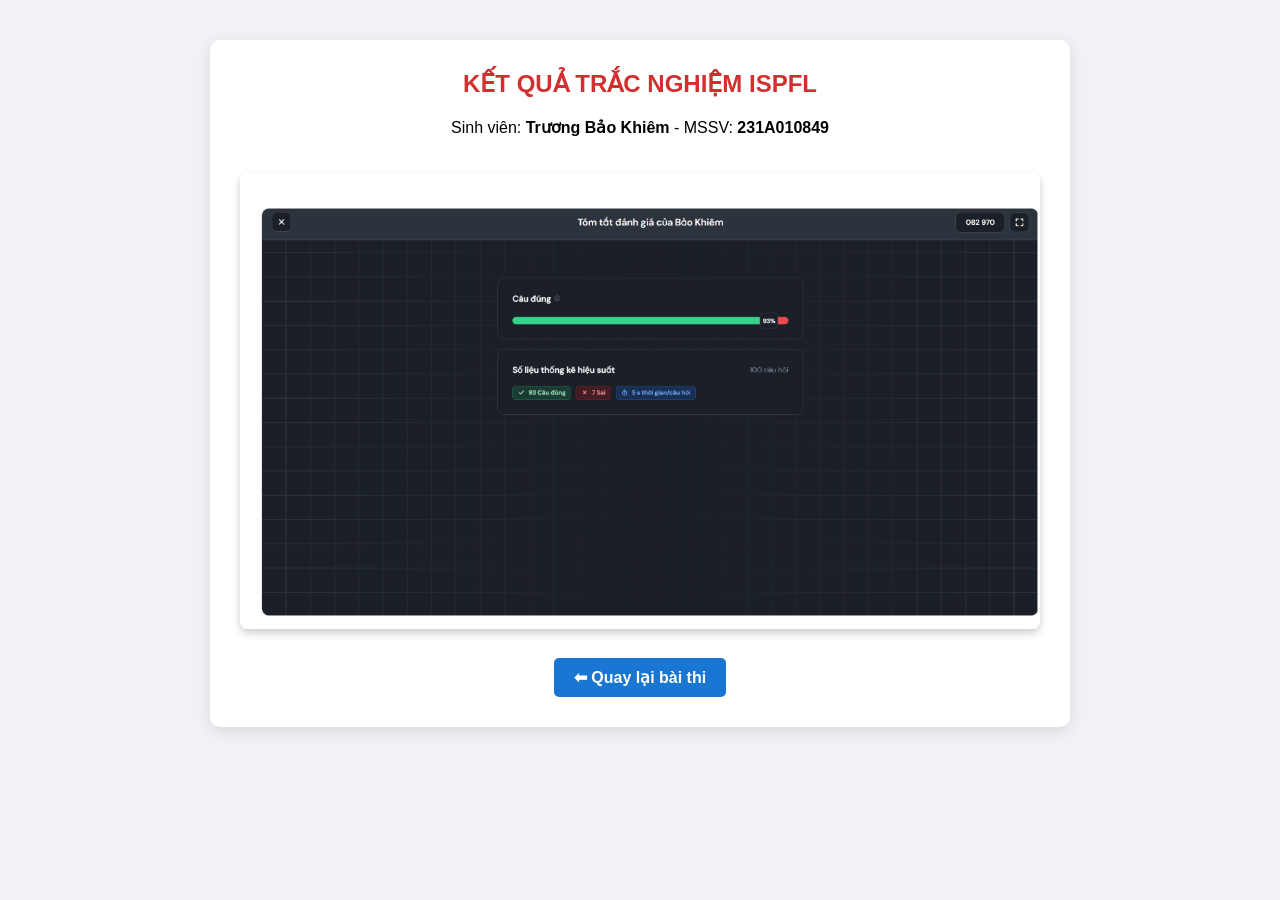
<file: baitap22.html>
<!DOCTYPE html>
<html lang="vi">

<head>
    <meta charset="UTF-8">
    <meta name="viewport" content="width=device-width, initial-scale=1.0">
    <title>Kết quả Bài tập 22</title>
    <style>
        body {
            font-family: Arial, sans-serif;
            background-color: #f0f2f5;
            display: flex;
            justify-content: center;
            padding: 40px 20px;
            margin: 0;
        }

        .container {
            background: white;
            padding: 30px;
            border-radius: 10px;
            box-shadow: 0 4px 15px rgba(0, 0, 0, 0.1);
            text-align: center;
            max-width: 800px;
            width: 100%;
        }

        h2 {
            color: #d32f2f;
            margin-top: 0;
        }

        .result-img {
            max-width: 100%;
            border-radius: 8px;
            margin-top: 20px;
            border: 1px solid #ddd;
        }

        .back-btn {
            display: inline-block;
            margin-top: 25px;
            padding: 10px 20px;
            background: #1976d2;
            color: white;
            text-decoration: none;
            border-radius: 5px;
            font-weight: bold;
        }

        .back-btn:hover {
            background: #1565c0;
        }

        /* Khung trắng chứa nội dung */
        .result-container {
            max-width: 900px;
            margin: 50px auto;
            text-align: center;
            background: white;
            padding: 30px;
            border-radius: 8px;
            box-shadow: 0 4px 15px rgba(0, 0, 0, 0.05);
        }

        /* Lệnh bắt buộc để ảnh tự động thu nhỏ vừa với khung */
        .result-image {
            max-width: 100%;
            height: auto;
            border-radius: 8px;
            margin-top: 20px;
            box-shadow: 0 4px 8px rgba(0, 0, 0, 0.2);
        }
    </style>
</head>

<body>

    <div class="container">
        <h2>KẾT QUẢ TRẮC NGHIỆM ISPFL</h2>
        <p>Sinh viên: <strong>Trương Bảo Khiêm</strong> - MSSV: <strong>231A010849</strong></p>

        <!-- Nhớ để ảnh ketqua22.jpg trong thư mục images -->
        <img class="result-image" src="images/ketqua.png" alt="Kết quả trắc nghiệm">

        <br>
        <a href="index.html" class="back-btn">⬅ Quay lại bài thi</a>
    </div>

</body>

</html>
</file>
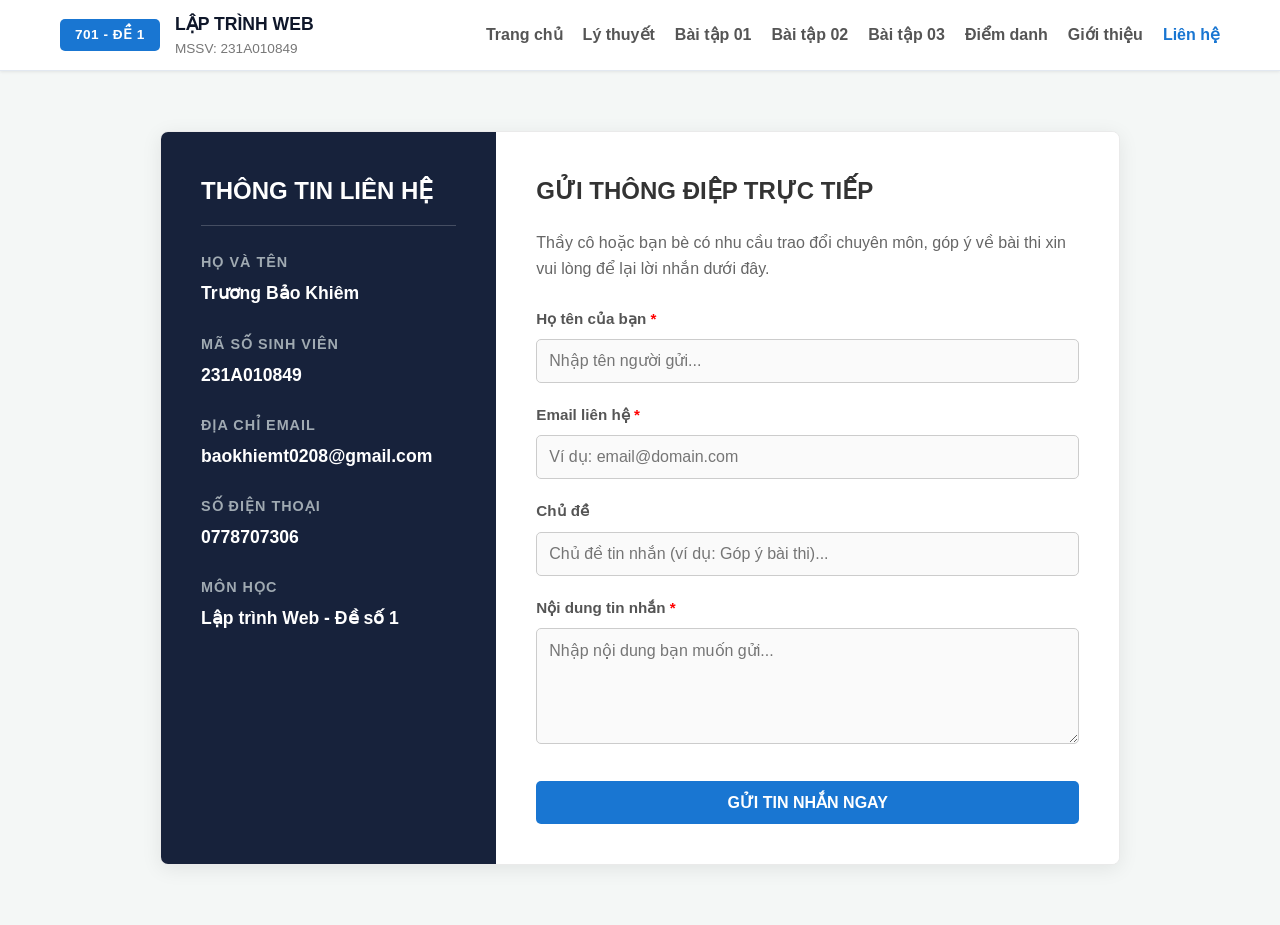
<file: contact.html>
<!DOCTYPE html>
<html lang="vi">

<head>
    <meta charset="UTF-8">
    <meta name="viewport" content="width=device-width, initial-scale=1.0">
    <title>Liên hệ - Bài thi Lập Trình Web</title>
    <!-- Gọi file CSS gốc của dự án -->
    <link rel="stylesheet" href="css/style.css">

    <style>
        .contact-wrapper {
            max-width: 1000px;
            margin: 40px auto;
            padding: 20px;
        }

        .contact-box {
            background: white;
            border-radius: 8px;
            box-shadow: 0 4px 20px rgba(0, 0, 0, 0.08);
            display: flex;
            flex-wrap: wrap;
            overflow: hidden;
            border: 1px solid #eaeaea;
        }

        /* Cột thông tin bên trái */
        .contact-info {
            background: #17223b;
            color: white;
            width: 35%;
            padding: 40px;
            box-sizing: border-box;
        }

        .contact-info h2 {
            margin-top: 0;
            font-size: 1.5rem;
            border-bottom: 1px solid rgba(255, 255, 255, 0.2);
            padding-bottom: 15px;
            margin-bottom: 25px;
        }

        .info-item {
            margin-bottom: 25px;
        }

        .info-item h4 {
            margin: 0 0 5px 0;
            color: #a0aab2;
            font-size: 0.9rem;
            text-transform: uppercase;
            letter-spacing: 1px;
        }

        .info-item p {
            margin: 0;
            font-size: 1.1rem;
            font-weight: bold;
        }

        .info-item a {
            color: white;
            text-decoration: none;
            transition: color 0.3s;
        }

        .info-item a:hover {
            color: #3498db;
        }

        /* Cột form bên phải */
        .contact-form {
            width: 65%;
            padding: 40px;
            box-sizing: border-box;
            background: #fff;
        }

        .contact-form h2 {
            margin-top: 0;
            font-size: 1.5rem;
            color: #333;
            margin-bottom: 20px;
        }

        .form-group {
            margin-bottom: 20px;
        }

        .form-group label {
            display: block;
            font-weight: bold;
            color: #555;
            margin-bottom: 8px;
            font-size: 0.95rem;
        }

        .form-group input,
        .form-group textarea {
            width: 100%;
            padding: 12px;
            border: 1px solid #ccc;
            border-radius: 5px;
            font-family: inherit;
            font-size: 1rem;
            box-sizing: border-box;
            background: #fafafa;
            transition: border 0.3s;
        }

        .form-group input:focus,
        .form-group textarea:focus {
            border-color: #1976d2;
            outline: none;
            background: #fff;
        }

        .btn-submit {
            background: #1976d2;
            color: white;
            border: none;
            padding: 12px 30px;
            border-radius: 5px;
            cursor: pointer;
            font-weight: bold;
            font-size: 1rem;
            transition: background 0.3s;
            width: 100%;
            margin-top: 10px;
        }

        .btn-submit:hover {
            background: #1565c0;
        }

        @media (max-width: 768px) {

            .contact-info,
            .contact-form {
                width: 100%;
            }
        }
    </style>
</head>

<body style="background-color: #f4f7f6; margin: 0;">

    <!-- THANH ĐIỀU HƯỚNG GỐC -->
    <header class="site-header" style="background: white;">
        <div class="container" style="max-width: 1200px; margin: 0 auto; padding: 0 20px;">
            <div class="nav-wrapper"
                style="display: flex; justify-content: space-between; align-items: center; height: 70px;">
                <a href="index.html" class="brand-logo"
                    style="text-decoration: none; display: flex; align-items: center; gap: 15px;">
                    <span class="brand-badge"
                        style="background: #1976d2; color: white; padding: 5px 15px; border-radius: 5px; font-weight: bold;">701
                        - ĐỀ 1</span>
                    <div style="color: #333;">
                        <div class="brand-title" style="font-weight: bold; font-size: 1.1rem;">LẬP TRÌNH WEB</div>
                        <div class="brand-subtitle" style="font-size: 0.85rem; color: #777;">MSSV: 231A010849</div>
                    </div>
                </a>
                <nav>
                    <ul class="nav-menu" style="list-style: none; display: flex; gap: 20px; margin: 0; padding: 0;">
                        <li><a href="index.html" style="color: #555; text-decoration: none; font-weight: bold;">Trang
                                chủ</a></li>
                        <li><a href="lythuyet.html" style="color: #555; text-decoration: none; font-weight: bold;">Lý
                                thuyết</a></li>
                        <li><a href="baitap01.html" style="color: #555; text-decoration: none; font-weight: bold;">Bài
                                tập 01</a></li>
                        <li><a href="baitap02.html" style="color: #555; text-decoration: none; font-weight: bold;">Bài
                                tập 02</a></li>
                        <li><a href="baitap03.html" style="color: #555; text-decoration: none; font-weight: bold;">Bài
                                tập 03</a></li>
                        <li><a href="diemdanh.html" style="color: #555; text-decoration: none; font-weight: bold;">Điểm
                                danh</a></li>
                        <li><a href="about.html" style="color: #555; text-decoration: none; font-weight: bold;">Giới
                                thiệu</a></li>
                        <li><a href="contact.html" style="color: #1976d2; text-decoration: none; font-weight: 900;">Liên
                                hệ</a></li>
                    </ul>
                </nav>
            </div>
        </div>
    </header>

    <!-- NỘI DUNG CHÍNH -->
    <main class="contact-wrapper">
        <div class="contact-box">

            <!-- Cột thông tin (Bên trái) -->
            <div class="contact-info">
                <h2>THÔNG TIN LIÊN HỆ</h2>

                <div class="info-item">
                    <h4>Họ và tên</h4>
                    <p>Trương Bảo Khiêm</p>
                </div>

                <div class="info-item">
                    <h4>Mã số sinh viên</h4>
                    <p>231A010849</p>
                </div>

                <div class="info-item">
                    <h4>Địa chỉ Email</h4>
                    <p><a href="mailto:baokhiemt0208@gmail.com">baokhiemt0208@gmail.com</a></p>
                </div>

                <div class="info-item">
                    <h4>Số điện thoại</h4>
                    <p>0778707306</p>
                </div>

                <div class="info-item">
                    <h4>Môn học</h4>
                    <p>Lập trình Web - Đề số 1</p>
                </div>
            </div>

            <!-- Cột Form gửi tin nhắn (Bên phải) -->
            <div class="contact-form">
                <h2>GỬI THÔNG ĐIỆP TRỰC TIẾP</h2>
                <p style="color: #666; margin-bottom: 25px;">Thầy cô hoặc bạn bè có nhu cầu trao đổi chuyên môn, góp ý
                    về bài thi xin vui lòng để lại lời nhắn dưới đây.</p>

                <form>
                    <div class="form-group">
                        <label>Họ tên của bạn <span style="color: red;">*</span></label>
                        <input type="text" placeholder="Nhập tên người gửi...">
                    </div>

                    <div class="form-group">
                        <label>Email liên hệ <span style="color: red;">*</span></label>
                        <input type="email" placeholder="Ví dụ: email@domain.com">
                    </div>

                    <div class="form-group">
                        <label>Chủ đề</label>
                        <input type="text" placeholder="Chủ đề tin nhắn (ví dụ: Góp ý bài thi)...">
                    </div>

                    <div class="form-group">
                        <label>Nội dung tin nhắn <span style="color: red;">*</span></label>
                        <textarea rows="5" placeholder="Nhập nội dung bạn muốn gửi..."></textarea>
                    </div>

                    <button type="button" class="btn-submit"
                        onclick="alert('Tính năng gửi tin nhắn đang trong quá trình hoàn thiện. Cảm ơn bạn!')">GỬI TIN
                        NHẮN NGAY</button>
                </form>
            </div>

        </div>
    </main>

</body>

</html>
</file>
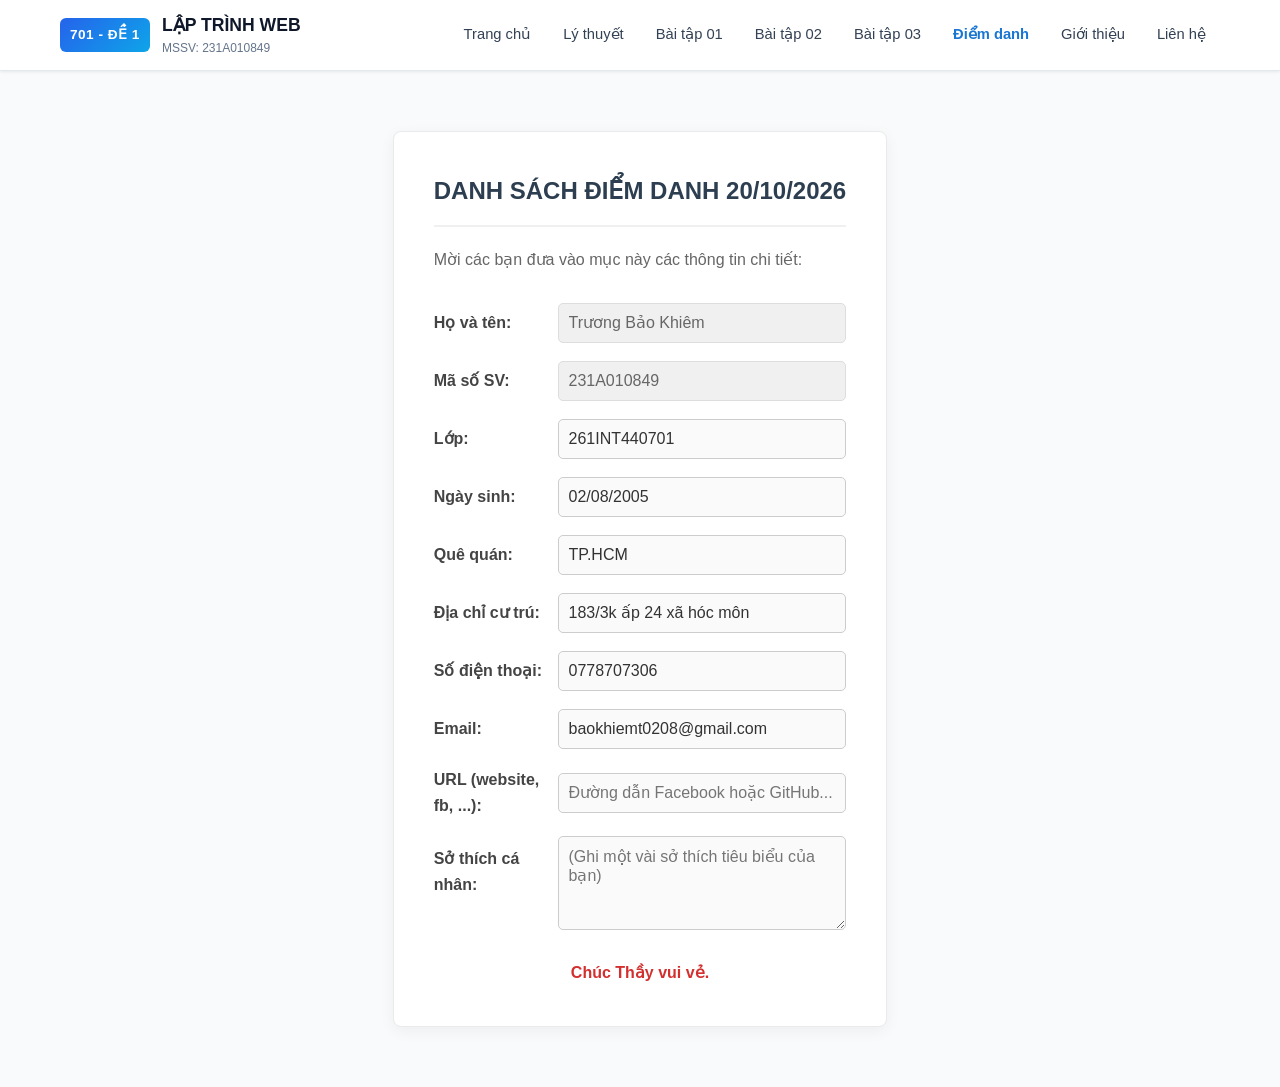
<file: diemdanh.html>
<!DOCTYPE html>
<html lang="vi">

<head>
    <meta charset="UTF-8">
    <meta name="viewport" content="width=device-width, initial-scale=1.0">
    <title>Điểm danh - Bài thi Lập Trình Web</title>
    <!-- Gọi đúng file CSS gốc của dự án -->
    <link rel="stylesheet" href="css/style.css">

    <style>
        .diemdanh-wrapper {
            max-width: 800px;
            margin: 40px auto;
            padding: 20px;
        }

        /* Form danh sách điểm danh */
        .list-box {
            background: white;
            border-radius: 8px;
            box-shadow: 0 4px 15px rgba(0, 0, 0, 0.05);
            padding: 40px;
            border: 1px solid #eaeaea;
        }

        .list-box h2 {
            margin: 0 0 20px 0;
            font-size: 1.5rem;
            border-bottom: 2px solid #f0f0f0;
            padding-bottom: 15px;
            color: #2c3e50;
        }

        .form-group {
            display: flex;
            margin-bottom: 18px;
            align-items: center;
        }

        .form-group label {
            width: 30%;
            font-weight: bold;
            color: #444;
        }

        .form-group input,
        .form-group textarea {
            width: 70%;
            padding: 10px;
            border: 1px solid #ccc;
            border-radius: 5px;
            font-family: inherit;
            font-size: 1rem;
            background-color: #fafafa;
            color: #333;
        }

        .form-group input:focus,
        .form-group textarea:focus {
            border-color: #1976d2;
            outline: none;
            background-color: #fff;
        }

        /* Giao diện input readonly cho các trường cố định */
        .readonly-input {
            background-color: #f0f0f0 !important;
            color: #666 !important;
            border: 1px solid #ddd !important;
        }
    </style>
</head>

<body>

    <!-- THANH ĐIỀU HƯỚNG GỐC CỦA DỰ ÁN -->
    <header class="site-header">
        <div class="container">
            <div class="nav-wrapper">
                <a href="index.html" class="brand-logo">
                    <span class="brand-badge">701 - ĐỀ 1</span>
                    <div>
                        <div class="brand-title">LẬP TRÌNH WEB</div>
                        <div class="brand-subtitle">MSSV: 231A010849</div>
                    </div>
                </a>
                <nav>
                    <ul class="nav-menu">
                        <li><a href="index.html" class="nav-link">Trang chủ</a></li>
                        <li><a href="lythuyet.html" class="nav-link">Lý thuyết</a></li>
                        <li><a href="baitap01.html" class="nav-link">Bài tập 01</a></li>
                        <li><a href="baitap02.html" class="nav-link">Bài tập 02</a></li>
                        <li><a href="baitap03.html" class="nav-link">Bài tập 03</a></li>
                        <li><a href="diemdanh.html" class="nav-link" style="color: #1976d2; font-weight: 800;">Điểm
                                danh</a></li>
                        <li><a href="about.html" class="nav-link">Giới thiệu</a></li>
                        <li><a href="contact.html" class="nav-link">Liên hệ</a></li>
                    </ul>
                </nav>
            </div>
        </div>
    </header>

    <!-- NỘI DUNG CHÍNH (Chỉ giữ lại đúng yêu cầu của thầy) -->
    <main class="diemdanh-wrapper">

        <section class="list-box">
            <h2>DANH SÁCH ĐIỂM DANH 20/10/2026</h2>
            <p style="margin-bottom: 30px; color: #666;">Mời các bạn đưa vào mục này các thông tin chi tiết:</p>

            <form>
                <div class="form-group">
                    <label>Họ và tên:</label>
                    <input type="text" value="Trương Bảo Khiêm" class="readonly-input" readonly>
                </div>
                <div class="form-group">
                    <label>Mã số SV:</label>
                    <input type="text" value="231A010849" class="readonly-input" readonly>
                </div>
                <div class="form-group">
                    <label>Lớp:</label>
                    <input type="text" value="261INT440701">
                </div>
                <div class="form-group">
                    <label>Ngày sinh:</label>
                    <input type="text" value="02/08/2005">
                </div>
                <div class="form-group">
                    <label>Quê quán:</label>
                    <input type="text" value="TP.HCM">
                </div>
                <div class="form-group">
                    <label>Địa chỉ cư trú:</label>
                    <input type="text" value="183/3k ấp 24 xã hóc môn">
                </div>
                <div class="form-group">
                    <label>Số điện thoại:</label>
                    <input type="tel" value="0778707306">
                </div>
                <div class="form-group">
                    <label>Email:</label>
                    <input type="email" value="baokhiemt0208@gmail.com">
                </div>
                <div class="form-group">
                    <label>URL (website, fb, ...):</label>
                    <input type="text" placeholder="Đường dẫn Facebook hoặc GitHub...">
                </div>
                <div class="form-group" style="align-items: flex-start;">
                    <label style="padding-top: 10px;">Sở thích cá nhân:</label>
                    <textarea rows="4" placeholder="(Ghi một vài sở thích tiêu biểu của bạn)"></textarea>
                </div>

                <p style="text-align: center; color: #d32f2f; font-weight: bold; margin-top: 30px;">Chúc Thầy vui vẻ.
                </p>
            </form>
        </section>

    </main>

</body>

</html>
</file>
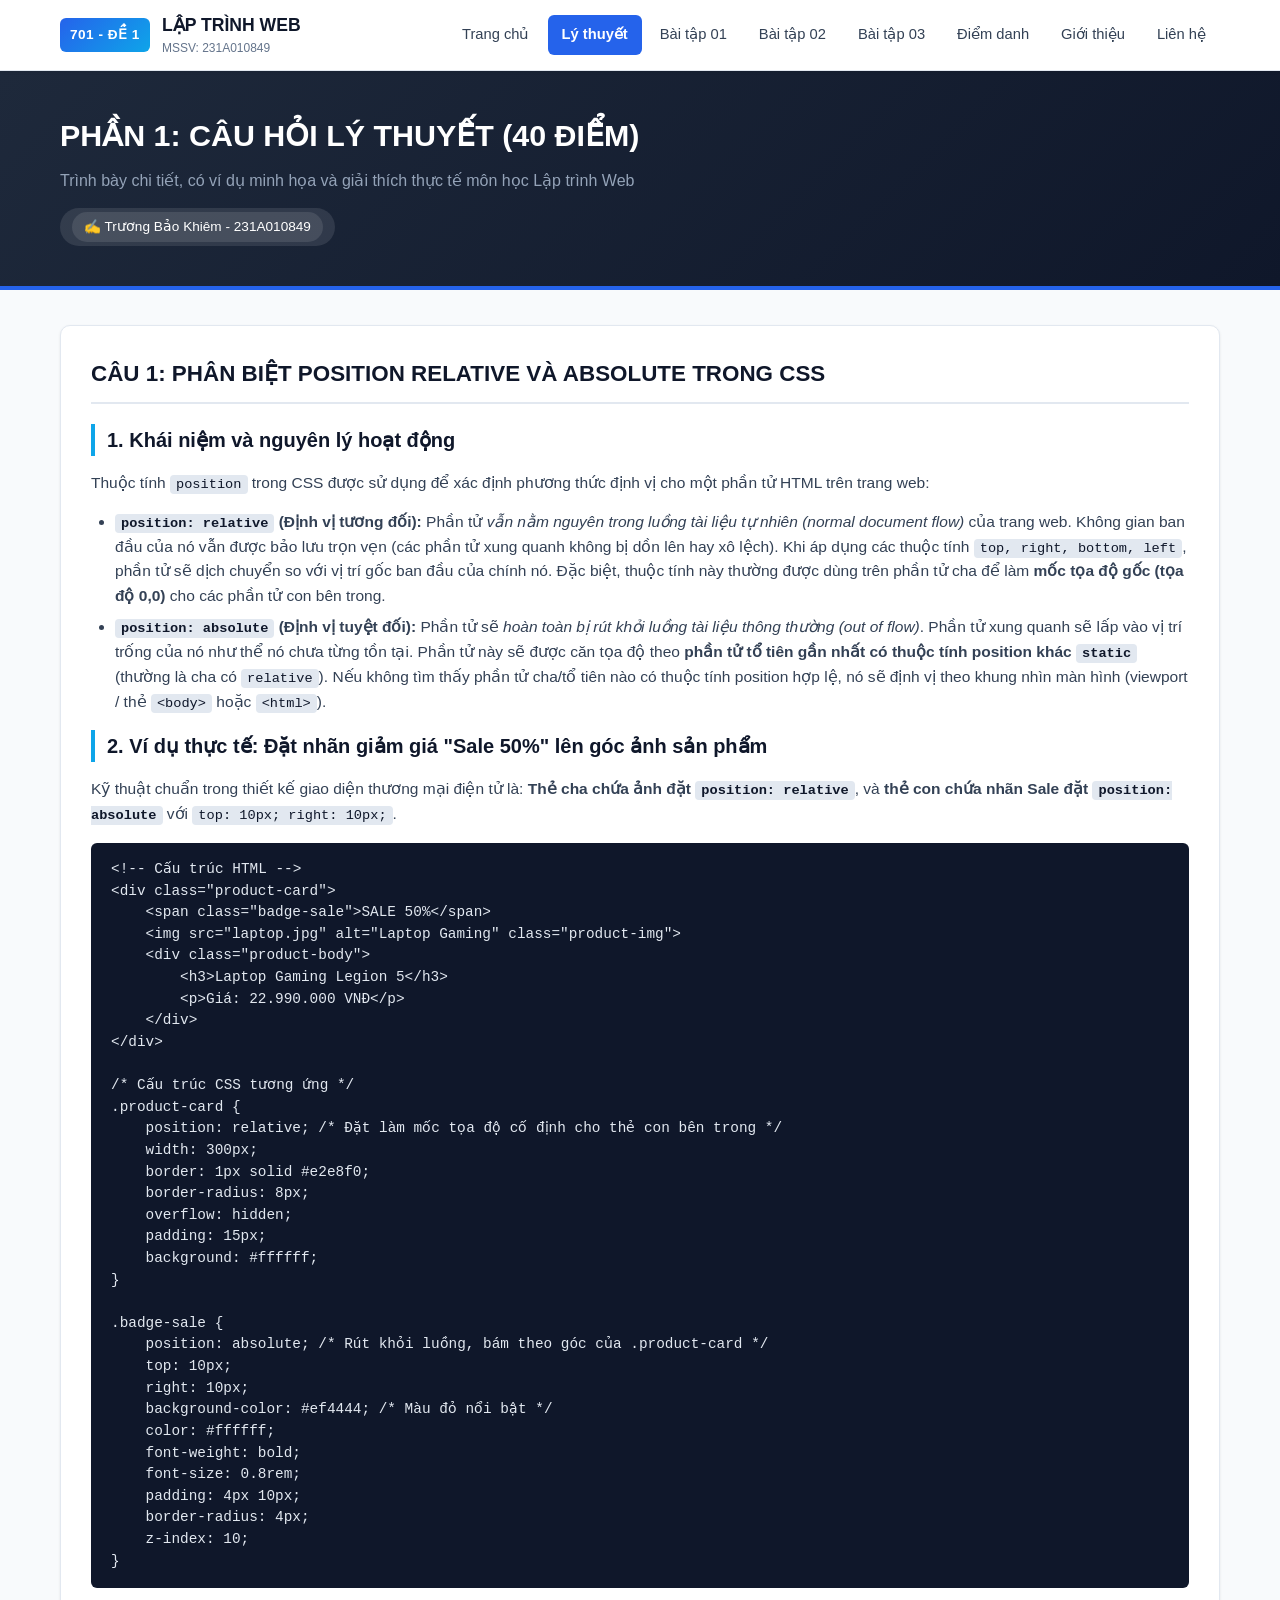
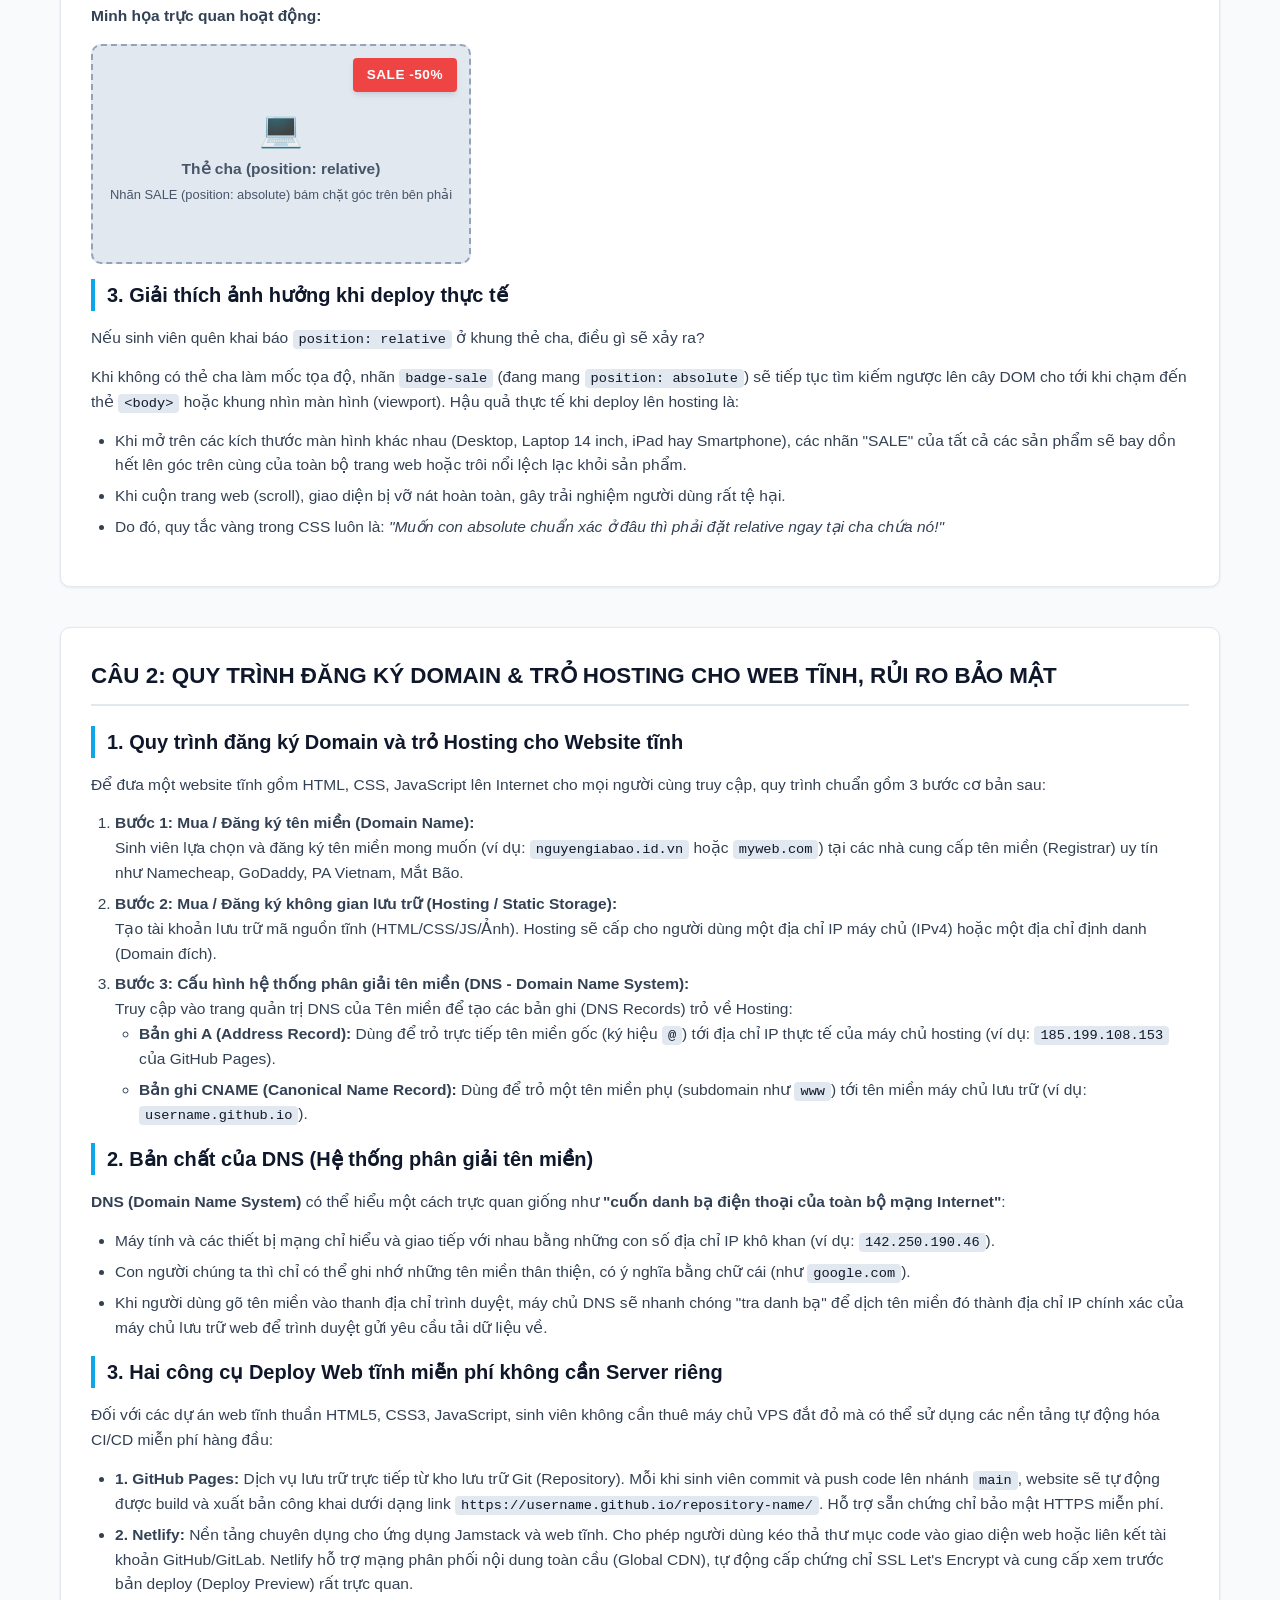
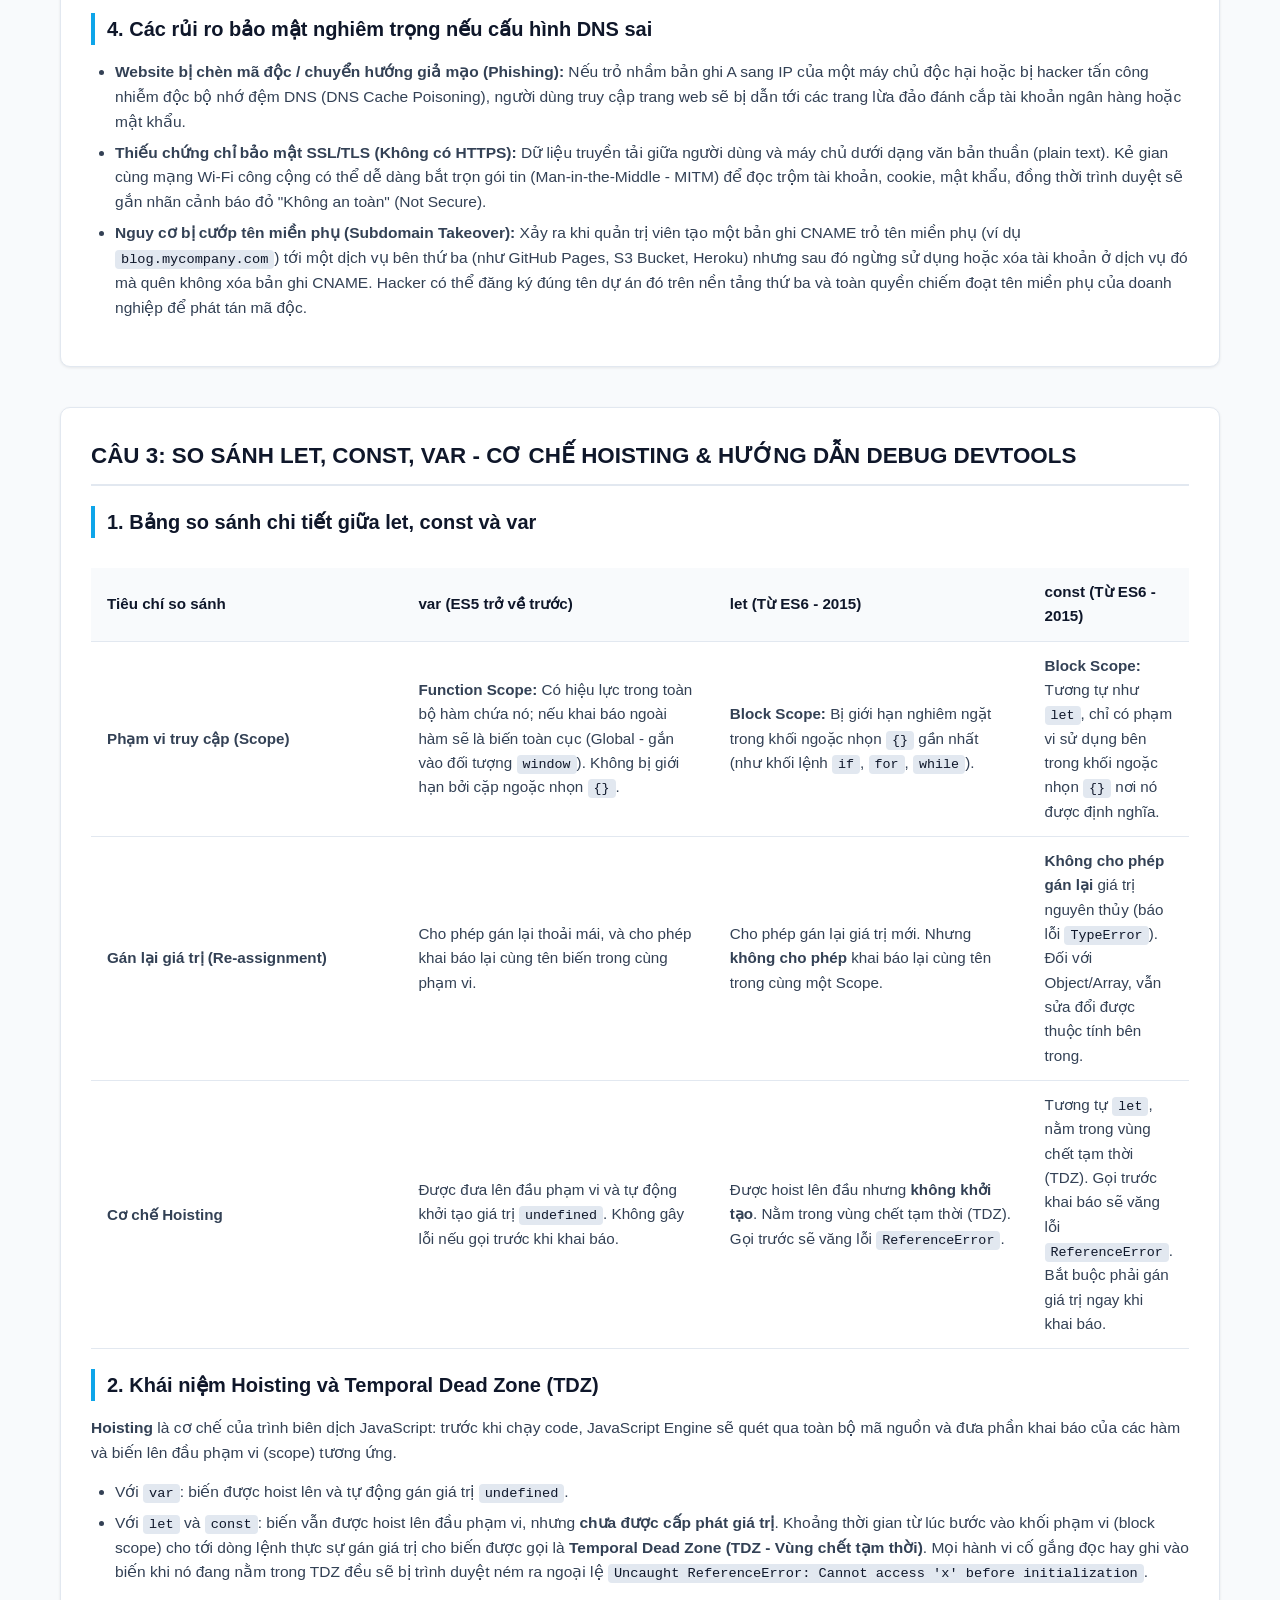
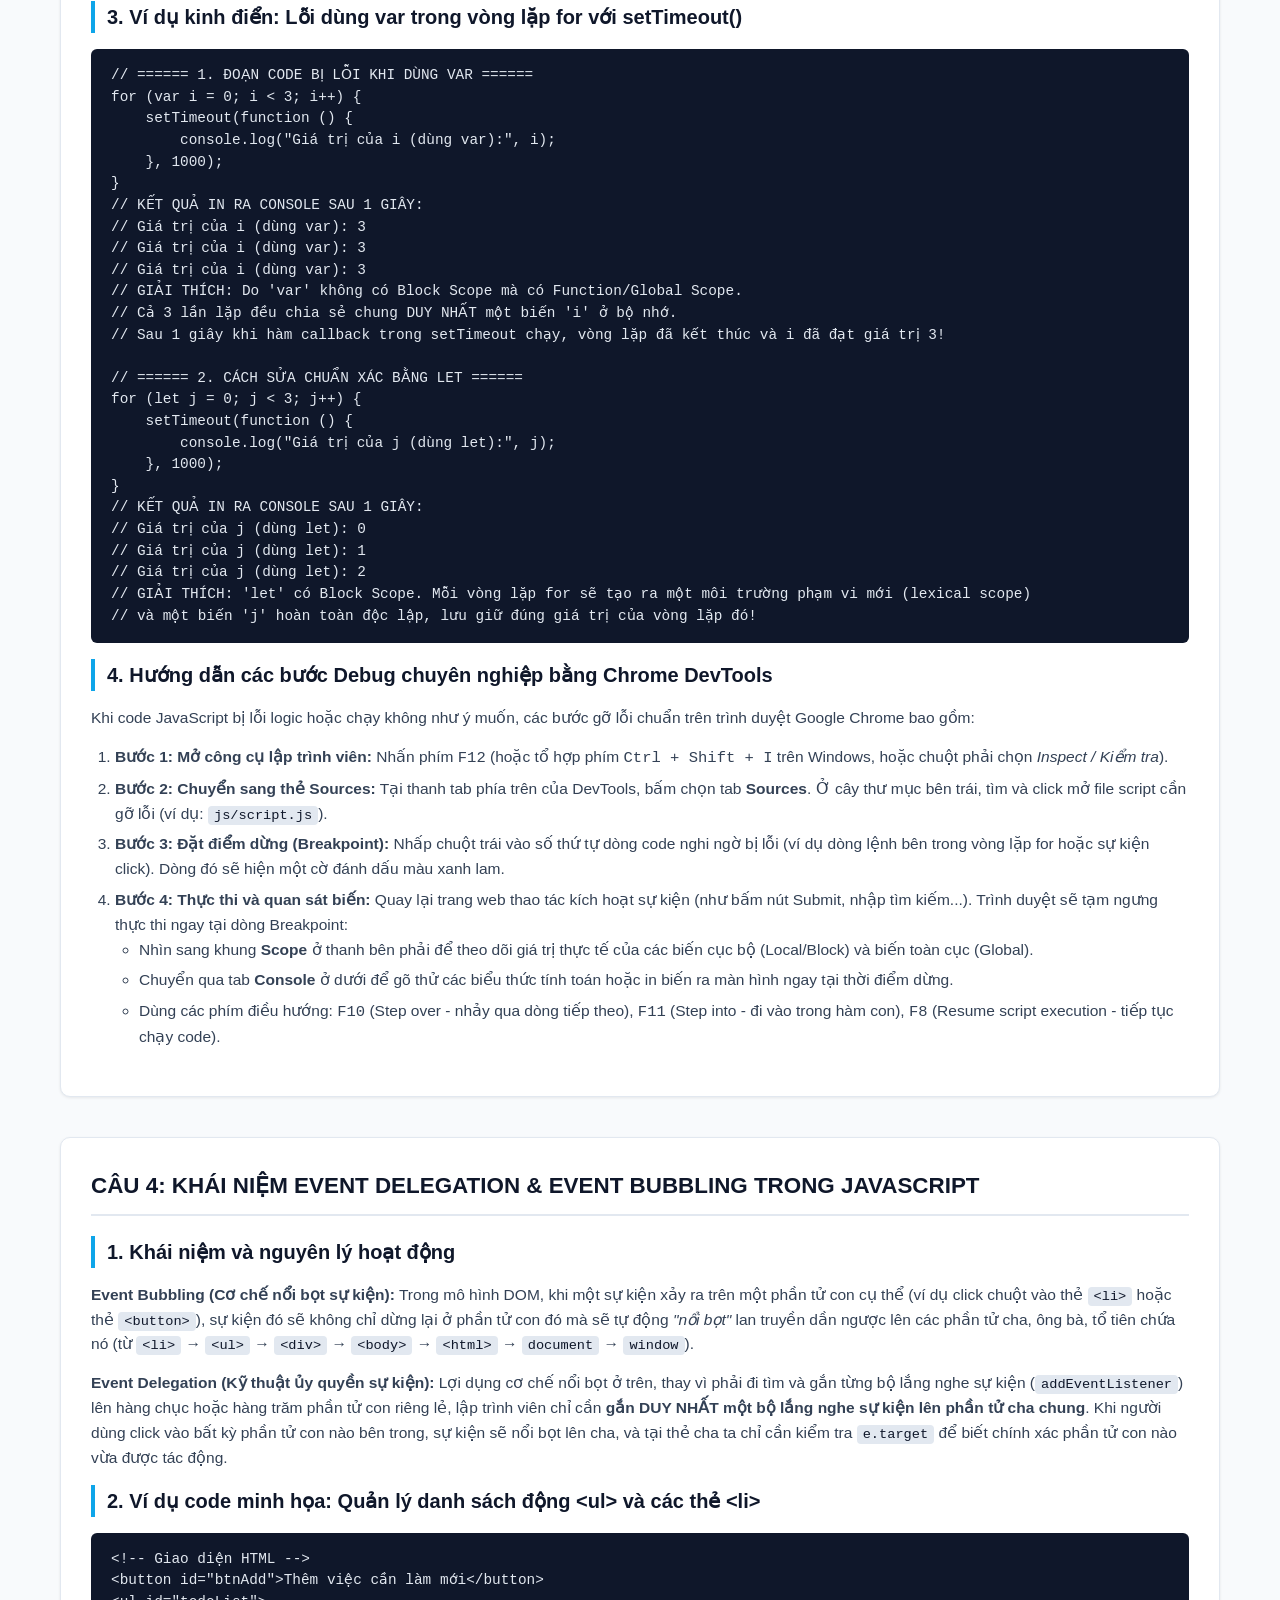
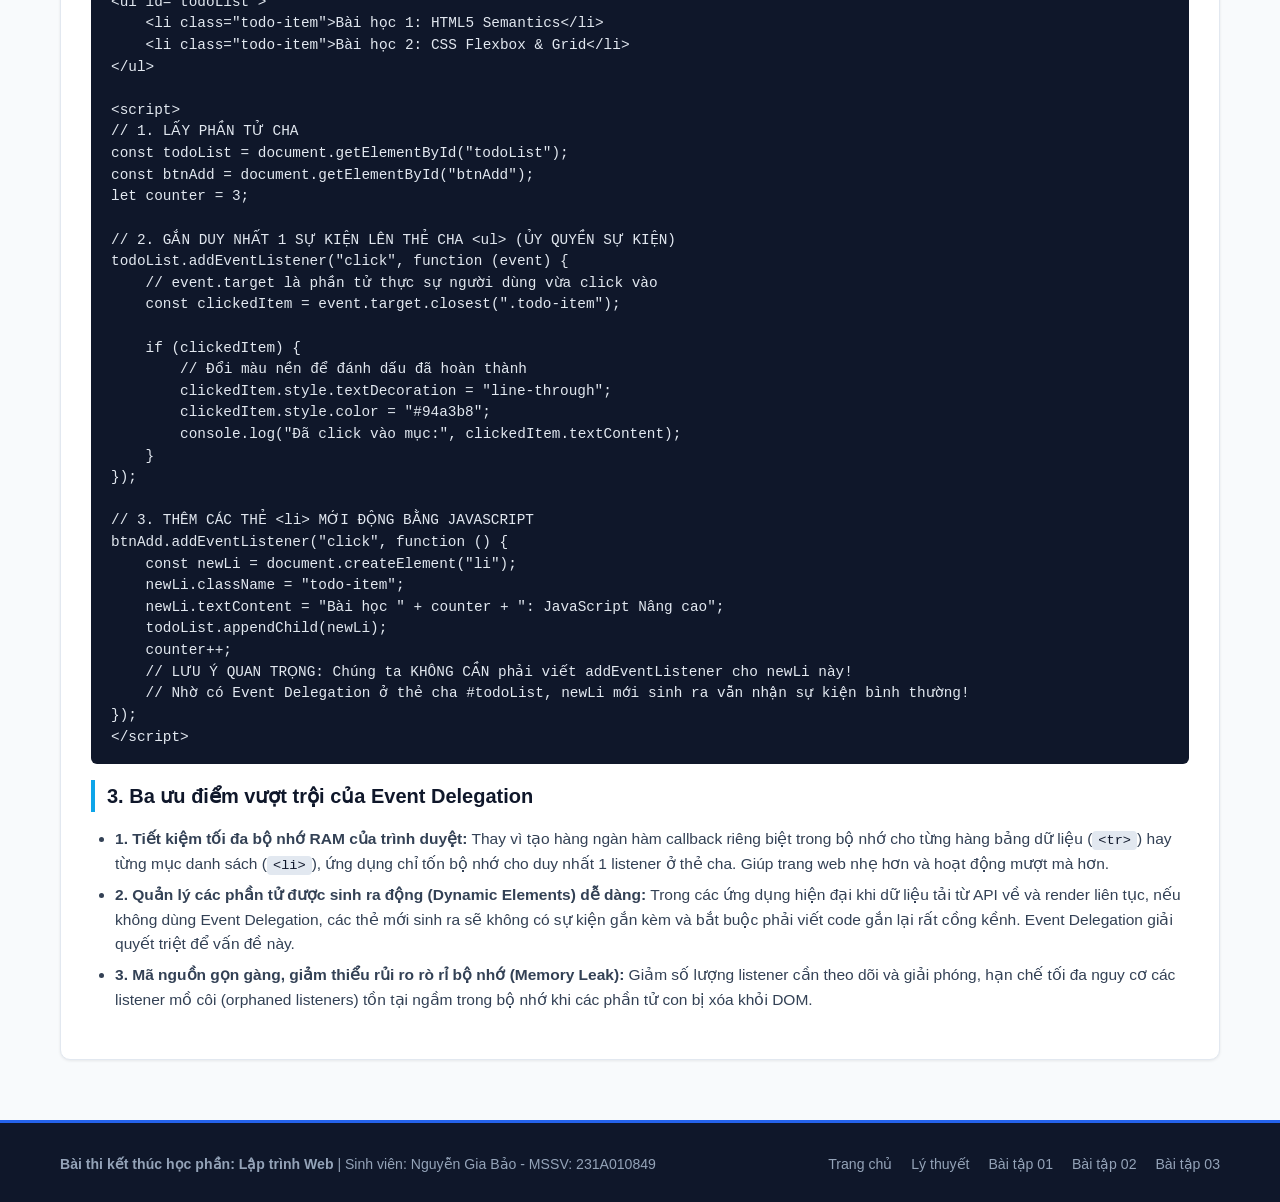
<file: lythuyet.html>
<!DOCTYPE html>
<html lang="vi">

<head>
    <meta charset="UTF-8">
    <meta name="viewport" content="width=device-width, initial-scale=1.0">
    <meta name="description"
        content="Phần 1 - Trả lời chi tiết 4 câu hỏi lý thuyết môn Lập trình Web - Sinh viên Nguyễn Gia Bảo, MSSV 231A010849.">
    <title>Phần 1: Lý Thuyết (40 Điểm) - Bài Thi Lập Trình Web | MSSV: 231A010849</title>
    <link rel="stylesheet" href="css/style.css">
</head>

<body>

    <!-- THANH ĐIỀU HƯỚNG CHUNG (NAVBAR) -->
    <header class="site-header">
        <div class="container">
            <div class="nav-wrapper">
                <a href="index.html" class="brand-logo">
                    <span class="brand-badge">701 - ĐỀ 1</span>
                    <div>
                        <div class="brand-title">LẬP TRÌNH WEB</div>
                        <div class="brand-subtitle">MSSV: 231A010849</div>
                    </div>
                </a>

                <button class="nav-toggle" aria-label="Bật tắt menu">☰</button>

                <nav>
                    <ul class="nav-menu">
                        <li><a href="index.html" class="nav-link">Trang chủ</a></li>
                        <li><a href="lythuyet.html" class="nav-link active">Lý thuyết</a></li>
                        <li><a href="baitap01.html" class="nav-link">Bài tập 01</a></li>
                        <li><a href="baitap02.html" class="nav-link">Bài tập 02</a></li>
                        <li><a href="baitap03.html" class="nav-link">Bài tập 03</a></li>
                        <li><a href="diemdanh.html" class="nav-link">Điểm danh</a></li>
                        <li><a href="about.html" class="nav-link">Giới thiệu</a></li>
                        <li><a href="contact.html" class="nav-link">Liên hệ</a></li>
                    </ul>
                </nav>
            </div>
        </div>
    </header>

    <!-- BANNER TIÊU ĐỀ TRANG -->
    <section class="page-banner">
        <div class="container">
            <h1>PHẦN 1: CÂU HỎI LÝ THUYẾT (40 ĐIỂM)</h1>
            <p>Trình bày chi tiết, có ví dụ minh họa và giải thích thực tế môn học Lập trình Web</p>
            <div class="exam-meta">
                <span class="exam-meta-item">
                    <span class="exam-meta-item">✍️ </strong> Trương Bảo Khiêm - 231A010849</span>
            </div>
        </div>
    </section>

    <!-- NỘI DUNG CHÍNH -->
    <main class="main-content">
        <div class="container">

            <!-- ================= CÂU 1 ================= -->
            <article class="content-card theory-block" id="cau1">
                <h2>
                    <span>CÂU 1: PHÂN BIỆT POSITION RELATIVE VÀ ABSOLUTE TRONG CSS</span>

                </h2>
                <div class="theory-content">
                    <h3 class="theory-title">1. Khái niệm và nguyên lý hoạt động</h3>
                    <p>
                        Thuộc tính <span class="inline-code">position</span> trong CSS được sử dụng để xác định phương
                        thức định vị cho một phần tử HTML trên trang web:
                    </p>
                    <ul>
                        <li>
                            <strong><span class="inline-code">position: relative</span> (Định vị tương đối):</strong>
                            Phần tử <em>vẫn nằm nguyên trong luồng tài liệu tự nhiên (normal document flow)</em> của
                            trang web. Không gian ban đầu của nó vẫn được bảo lưu trọn vẹn (các phần tử xung quanh không
                            bị dồn lên hay xô lệch). Khi áp dụng các thuộc tính <span class="inline-code">top, right,
                                bottom, left</span>, phần tử sẽ dịch chuyển so với vị trí gốc ban đầu của chính nó. Đặc
                            biệt, thuộc tính này thường được dùng trên phần tử cha để làm <strong>mốc tọa độ gốc (tọa độ
                                0,0)</strong> cho các phần tử con bên trong.
                        </li>
                        <li>
                            <strong><span class="inline-code">position: absolute</span> (Định vị tuyệt đối):</strong>
                            Phần tử sẽ <em>hoàn toàn bị rút khỏi luồng tài liệu thông thường (out of flow)</em>. Phần tử
                            xung quanh sẽ lấp vào vị trí trống của nó như thể nó chưa từng tồn tại. Phần tử này sẽ được
                            căn tọa độ theo <strong>phần tử tổ tiên gần nhất có thuộc tính position khác <span
                                    class="inline-code">static</span></strong> (thường là cha có <span
                                class="inline-code">relative</span>). Nếu không tìm thấy phần tử cha/tổ tiên nào có
                            thuộc tính position hợp lệ, nó sẽ định vị theo khung nhìn màn hình (viewport / thẻ <span
                                class="inline-code">&lt;body&gt;</span> hoặc <span
                                class="inline-code">&lt;html&gt;</span>).
                        </li>
                    </ul>

                    <h3 class="theory-title">2. Ví dụ thực tế: Đặt nhãn giảm giá "Sale 50%" lên góc ảnh sản phẩm</h3>
                    <p>
                        Kỹ thuật chuẩn trong thiết kế giao diện thương mại điện tử là: <strong>Thẻ cha chứa ảnh đặt
                            <span class="inline-code">position: relative</span></strong>, và <strong>thẻ con chứa nhãn
                            Sale đặt <span class="inline-code">position: absolute</span></strong> với <span
                            class="inline-code">top: 10px; right: 10px;</span>.
                    </p>

                    <!-- Khối Code HTML & CSS ví dụ -->
                    <div class="code-wrapper">
                        <code>&lt;!-- Cấu trúc HTML --&gt;
&lt;div class="product-card"&gt;
    &lt;span class="badge-sale"&gt;SALE 50%&lt;/span&gt;
    &lt;img src="laptop.jpg" alt="Laptop Gaming" class="product-img"&gt;
    &lt;div class="product-body"&gt;
        &lt;h3&gt;Laptop Gaming Legion 5&lt;/h3&gt;
        &lt;p&gt;Giá: 22.990.000 VNĐ&lt;/p&gt;
    &lt;/div&gt;
&lt;/div&gt;

/* Cấu trúc CSS tương ứng */
.product-card {
    position: relative; /* Đặt làm mốc tọa độ cố định cho thẻ con bên trong */
    width: 300px;
    border: 1px solid #e2e8f0;
    border-radius: 8px;
    overflow: hidden;
    padding: 15px;
    background: #ffffff;
}

.badge-sale {
    position: absolute; /* Rút khỏi luồng, bám theo góc của .product-card */
    top: 10px;
    right: 10px;
    background-color: #ef4444; /* Màu đỏ nổi bật */
    color: #ffffff;
    font-weight: bold;
    font-size: 0.8rem;
    padding: 4px 10px;
    border-radius: 4px;
    z-index: 10;
}</code>
                    </div>

                    <!-- Minh họa trực quan demo ngay trên giao diện -->
                    <p><strong>Minh họa trực quan hoạt động:</strong></p>
                    <div class="position-demo-container">
                        <span class="position-demo-badge">SALE -50%</span>
                        <div style="text-align: center; color: #475569;">
                            <div style="font-size: 2.2rem;">💻</div>
                            <strong>Thẻ cha (position: relative)</strong><br>
                            <small>Nhãn SALE (position: absolute) bám chặt góc trên bên phải</small>
                        </div>
                    </div>

                    <h3 class="theory-title">3. Giải thích ảnh hưởng khi deploy thực tế</h3>
                    <p>
                        Nếu sinh viên quên khai báo <span class="inline-code">position: relative</span> ở khung thẻ cha,
                        điều gì sẽ xảy ra?
                    </p>
                    <p>
                        Khi không có thẻ cha làm mốc tọa độ, nhãn <span class="inline-code">badge-sale</span> (đang mang
                        <span class="inline-code">position: absolute</span>) sẽ tiếp tục tìm kiếm ngược lên cây DOM cho
                        tới khi chạm đến thẻ <span class="inline-code">&lt;body&gt;</span> hoặc khung nhìn màn hình
                        (viewport). Hậu quả thực tế khi deploy lên hosting là:
                    </p>
                    <ul>
                        <li>Khi mở trên các kích thước màn hình khác nhau (Desktop, Laptop 14 inch, iPad hay
                            Smartphone), các nhãn "SALE" của tất cả các sản phẩm sẽ bay dồn hết lên góc trên cùng của
                            toàn bộ trang web hoặc trôi nổi lệch lạc khỏi sản phẩm.</li>
                        <li>Khi cuộn trang web (scroll), giao diện bị vỡ nát hoàn toàn, gây trải nghiệm người dùng rất
                            tệ hại.</li>
                        <li>Do đó, quy tắc vàng trong CSS luôn là: <em>"Muốn con absolute chuẩn xác ở đâu thì phải đặt
                                relative ngay tại cha chứa nó!"</em></li>
                    </ul>
                </div>
            </article>

            <!-- ================= CÂU 2 ================= -->
            <article class="content-card theory-block" id="cau2">
                <h2>
                    <span>CÂU 2: QUY TRÌNH ĐĂNG KÝ DOMAIN & TRỎ HOSTING CHO WEB TĨNH, RỦI RO BẢO MẬT</span>

                </h2>
                <div class="theory-content">
                    <h3 class="theory-title">1. Quy trình đăng ký Domain và trỏ Hosting cho Website tĩnh</h3>
                    <p>
                        Để đưa một website tĩnh gồm HTML, CSS, JavaScript lên Internet cho mọi người cùng truy cập, quy
                        trình chuẩn gồm 3 bước cơ bản sau:
                    </p>
                    <ol>
                        <li>
                            <strong>Bước 1: Mua / Đăng ký tên miền (Domain Name):</strong><br>
                            Sinh viên lựa chọn và đăng ký tên miền mong muốn (ví dụ: <span
                                class="inline-code">nguyengiabao.id.vn</span> hoặc <span
                                class="inline-code">myweb.com</span>) tại các nhà cung cấp tên miền (Registrar) uy tín
                            như Namecheap, GoDaddy, PA Vietnam, Mắt Bão.
                        </li>
                        <li>
                            <strong>Bước 2: Mua / Đăng ký không gian lưu trữ (Hosting / Static Storage):</strong><br>
                            Tạo tài khoản lưu trữ mã nguồn tĩnh (HTML/CSS/JS/Ảnh). Hosting sẽ cấp cho người dùng một địa
                            chỉ IP máy chủ (IPv4) hoặc một địa chỉ định danh (Domain đích).
                        </li>
                        <li>
                            <strong>Bước 3: Cấu hình hệ thống phân giải tên miền (DNS - Domain Name
                                System):</strong><br>
                            Truy cập vào trang quản trị DNS của Tên miền để tạo các bản ghi (DNS Records) trỏ về
                            Hosting:
                            <ul>
                                <li><strong>Bản ghi A (Address Record):</strong> Dùng để trỏ trực tiếp tên miền gốc (ký
                                    hiệu <span class="inline-code">@</span>) tới địa chỉ IP thực tế của máy chủ hosting
                                    (ví dụ: <span class="inline-code">185.199.108.153</span> của GitHub Pages).</li>
                                <li><strong>Bản ghi CNAME (Canonical Name Record):</strong> Dùng để trỏ một tên miền phụ
                                    (subdomain như <span class="inline-code">www</span>) tới tên miền máy chủ lưu trữ
                                    (ví dụ: <span class="inline-code">username.github.io</span>).</li>
                            </ul>
                        </li>
                    </ol>

                    <h3 class="theory-title">2. Bản chất của DNS (Hệ thống phân giải tên miền)</h3>
                    <p>
                        <strong>DNS (Domain Name System)</strong> có thể hiểu một cách trực quan giống như <strong>"cuốn
                            danh bạ điện thoại của toàn bộ mạng Internet"</strong>:
                    </p>
                    <ul>
                        <li>Máy tính và các thiết bị mạng chỉ hiểu và giao tiếp với nhau bằng những con số địa chỉ IP
                            khô khan (ví dụ: <span class="inline-code">142.250.190.46</span>).</li>
                        <li>Con người chúng ta thì chỉ có thể ghi nhớ những tên miền thân thiện, có ý nghĩa bằng chữ cái
                            (như <span class="inline-code">google.com</span>).</li>
                        <li>Khi người dùng gõ tên miền vào thanh địa chỉ trình duyệt, máy chủ DNS sẽ nhanh chóng "tra
                            danh bạ" để dịch tên miền đó thành địa chỉ IP chính xác của máy chủ lưu trữ web để trình
                            duyệt gửi yêu cầu tải dữ liệu về.</li>
                    </ul>

                    <h3 class="theory-title">3. Hai công cụ Deploy Web tĩnh miễn phí không cần Server riêng</h3>
                    <p>
                        Đối với các dự án web tĩnh thuần HTML5, CSS3, JavaScript, sinh viên không cần thuê máy chủ VPS
                        đắt đỏ mà có thể sử dụng các nền tảng tự động hóa CI/CD miễn phí hàng đầu:
                    </p>
                    <ul>
                        <li>
                            <strong>1. GitHub Pages:</strong> Dịch vụ lưu trữ trực tiếp từ kho lưu trữ Git (Repository).
                            Mỗi khi sinh viên commit và push code lên nhánh <span class="inline-code">main</span>,
                            website sẽ tự động được build và xuất bản công khai dưới dạng link <span
                                class="inline-code">https://username.github.io/repository-name/</span>. Hỗ trợ sẵn chứng
                            chỉ bảo mật HTTPS miễn phí.
                        </li>
                        <li>
                            <strong>2. Netlify:</strong> Nền tảng chuyên dụng cho ứng dụng Jamstack và web tĩnh. Cho
                            phép người dùng kéo thả thư mục code vào giao diện web hoặc liên kết tài khoản
                            GitHub/GitLab. Netlify hỗ trợ mạng phân phối nội dung toàn cầu (Global CDN), tự động cấp
                            chứng chỉ SSL Let's Encrypt và cung cấp xem trước bản deploy (Deploy Preview) rất trực quan.
                        </li>
                    </ul>

                    <h3 class="theory-title">4. Các rủi ro bảo mật nghiêm trọng nếu cấu hình DNS sai</h3>
                    <ul>
                        <li>
                            <strong>Website bị chèn mã độc / chuyển hướng giả mạo (Phishing):</strong> Nếu trỏ nhầm bản
                            ghi A sang IP của một máy chủ độc hại hoặc bị hacker tấn công nhiễm độc bộ nhớ đệm DNS (DNS
                            Cache Poisoning), người dùng truy cập trang web sẽ bị dẫn tới các trang lừa đảo đánh cắp tài
                            khoản ngân hàng hoặc mật khẩu.
                        </li>
                        <li>
                            <strong>Thiếu chứng chỉ bảo mật SSL/TLS (Không có HTTPS):</strong> Dữ liệu truyền tải giữa
                            người dùng và máy chủ dưới dạng văn bản thuần (plain text). Kẻ gian cùng mạng Wi-Fi công
                            cộng có thể dễ dàng bắt trọn gói tin (Man-in-the-Middle - MITM) để đọc trộm tài khoản,
                            cookie, mật khẩu, đồng thời trình duyệt sẽ gắn nhãn cảnh báo đỏ "Không an toàn" (Not
                            Secure).
                        </li>
                        <li>
                            <strong>Nguy cơ bị cướp tên miền phụ (Subdomain Takeover):</strong> Xảy ra khi quản trị viên
                            tạo một bản ghi CNAME trỏ tên miền phụ (ví dụ <span
                                class="inline-code">blog.mycompany.com</span>) tới một dịch vụ bên thứ ba (như GitHub
                            Pages, S3 Bucket, Heroku) nhưng sau đó ngừng sử dụng hoặc xóa tài khoản ở dịch vụ đó mà quên
                            không xóa bản ghi CNAME. Hacker có thể đăng ký đúng tên dự án đó trên nền tảng thứ ba và
                            toàn quyền chiếm đoạt tên miền phụ của doanh nghiệp để phát tán mã độc.
                        </li>
                    </ul>
                </div>
            </article>

            <!-- ================= CÂU 3 ================= -->
            <article class="content-card theory-block" id="cau3">
                <h2>
                    <span>CÂU 3: SO SÁNH LET, CONST, VAR - CƠ CHẾ HOISTING & HƯỚNG DẪN DEBUG DEVTOOLS</span>

                </h2>
                <div class="theory-content">
                    <h3 class="theory-title">1. Bảng so sánh chi tiết giữa let, const và var</h3>
                    <div style="overflow-x: auto;">
                        <table class="info-table" style="margin-bottom: 20px;">
                            <thead>
                                <tr style="background: #f1f5f9;">
                                    <th>Tiêu chí so sánh</th>
                                    <th>var (ES5 trở về trước)</th>
                                    <th>let (Từ ES6 - 2015)</th>
                                    <th>const (Từ ES6 - 2015)</th>
                                </tr>
                            </thead>
                            <tbody>
                                <tr>
                                    <td><strong>Phạm vi truy cập (Scope)</strong></td>
                                    <td><strong>Function Scope:</strong> Có hiệu lực trong toàn bộ hàm chứa nó; nếu khai
                                        báo ngoài hàm sẽ là biến toàn cục (Global - gắn vào đối tượng <span
                                            class="inline-code">window</span>). Không bị giới hạn bởi cặp ngoặc nhọn
                                        <span class="inline-code">{}</span>.
                                    </td>
                                    <td><strong>Block Scope:</strong> Bị giới hạn nghiêm ngặt trong khối ngoặc nhọn
                                        <span class="inline-code">{}</span> gần nhất (như khối lệnh <span
                                            class="inline-code">if</span>, <span class="inline-code">for</span>, <span
                                            class="inline-code">while</span>).
                                    </td>
                                    <td><strong>Block Scope:</strong> Tương tự như <span class="inline-code">let</span>,
                                        chỉ có phạm vi sử dụng bên trong khối ngoặc nhọn <span
                                            class="inline-code">{}</span> nơi nó được định nghĩa.</td>
                                </tr>
                                <tr>
                                    <td><strong>Gán lại giá trị (Re-assignment)</strong></td>
                                    <td>Cho phép gán lại thoải mái, và cho phép khai báo lại cùng tên biến trong cùng
                                        phạm vi.</td>
                                    <td>Cho phép gán lại giá trị mới. Nhưng <strong>không cho phép</strong> khai báo lại
                                        cùng tên trong cùng một Scope.</td>
                                    <td><strong>Không cho phép gán lại</strong> giá trị nguyên thủy (báo lỗi <span
                                            class="inline-code">TypeError</span>). Đối với Object/Array, vẫn sửa đổi
                                        được thuộc tính bên trong.</td>
                                </tr>
                                <tr>
                                    <td><strong>Cơ chế Hoisting</strong></td>
                                    <td>Được đưa lên đầu phạm vi và tự động khởi tạo giá trị <span
                                            class="inline-code">undefined</span>. Không gây lỗi nếu gọi trước khi khai
                                        báo.</td>
                                    <td>Được hoist lên đầu nhưng <strong>không khởi tạo</strong>. Nằm trong vùng chết
                                        tạm thời (TDZ). Gọi trước sẽ văng lỗi <span
                                            class="inline-code">ReferenceError</span>.</td>
                                    <td>Tương tự <span class="inline-code">let</span>, nằm trong vùng chết tạm thời
                                        (TDZ). Gọi trước khai báo sẽ văng lỗi <span
                                            class="inline-code">ReferenceError</span>. Bắt buộc phải gán giá trị ngay
                                        khi khai báo.</td>
                                </tr>
                            </tbody>
                        </table>
                    </div>

                    <h3 class="theory-title">2. Khái niệm Hoisting và Temporal Dead Zone (TDZ)</h3>
                    <p>
                        <strong>Hoisting</strong> là cơ chế của trình biên dịch JavaScript: trước khi chạy code,
                        JavaScript Engine sẽ quét qua toàn bộ mã nguồn và đưa phần khai báo của các hàm và biến lên đầu
                        phạm vi (scope) tương ứng.
                    </p>
                    <ul>
                        <li>Với <span class="inline-code">var</span>: biến được hoist lên và tự động gán giá trị <span
                                class="inline-code">undefined</span>.</li>
                        <li>Với <span class="inline-code">let</span> và <span class="inline-code">const</span>: biến vẫn
                            được hoist lên đầu phạm vi, nhưng <strong>chưa được cấp phát giá trị</strong>. Khoảng thời
                            gian từ lúc bước vào khối phạm vi (block scope) cho tới dòng lệnh thực sự gán giá trị cho
                            biến được gọi là <strong>Temporal Dead Zone (TDZ - Vùng chết tạm thời)</strong>. Mọi hành vi
                            cố gắng đọc hay ghi vào biến khi nó đang nằm trong TDZ đều sẽ bị trình duyệt ném ra ngoại lệ
                            <span class="inline-code">Uncaught ReferenceError: Cannot access 'x' before
                                initialization</span>.
                        </li>
                    </ul>

                    <h3 class="theory-title">3. Ví dụ kinh điển: Lỗi dùng var trong vòng lặp for với setTimeout()</h3>
                    <div class="code-wrapper">
                        <code>// ====== 1. ĐOẠN CODE BỊ LỖI KHI DÙNG VAR ======
for (var i = 0; i < 3; i++) {
    setTimeout(function () {
        console.log("Giá trị của i (dùng var):", i);
    }, 1000);
}
// KẾT QUẢ IN RA CONSOLE SAU 1 GIÂY:
// Giá trị của i (dùng var): 3
// Giá trị của i (dùng var): 3
// Giá trị của i (dùng var): 3
// GIẢI THÍCH: Do 'var' không có Block Scope mà có Function/Global Scope.
// Cả 3 lần lặp đều chia sẻ chung DUY NHẤT một biến 'i' ở bộ nhớ.
// Sau 1 giây khi hàm callback trong setTimeout chạy, vòng lặp đã kết thúc và i đã đạt giá trị 3!

// ====== 2. CÁCH SỬA CHUẨN XÁC BẰNG LET ======
for (let j = 0; j < 3; j++) {
    setTimeout(function () {
        console.log("Giá trị của j (dùng let):", j);
    }, 1000);
}
// KẾT QUẢ IN RA CONSOLE SAU 1 GIÂY:
// Giá trị của j (dùng let): 0
// Giá trị của j (dùng let): 1
// Giá trị của j (dùng let): 2
// GIẢI THÍCH: 'let' có Block Scope. Mỗi vòng lặp for sẽ tạo ra một môi trường phạm vi mới (lexical scope)
// và một biến 'j' hoàn toàn độc lập, lưu giữ đúng giá trị của vòng lặp đó!</code>
                    </div>

                    <h3 class="theory-title">4. Hướng dẫn các bước Debug chuyên nghiệp bằng Chrome DevTools</h3>
                    <p>Khi code JavaScript bị lỗi logic hoặc chạy không như ý muốn, các bước gỡ lỗi chuẩn trên trình
                        duyệt Google Chrome bao gồm:</p>
                    <ol>
                        <li><strong>Bước 1: Mở công cụ lập trình viên:</strong> Nhấn phím <kbd>F12</kbd> (hoặc tổ hợp
                            phím <kbd>Ctrl + Shift + I</kbd> trên Windows, hoặc chuột phải chọn <em>Inspect / Kiểm
                                tra</em>).</li>
                        <li><strong>Bước 2: Chuyển sang thẻ Sources:</strong> Tại thanh tab phía trên của DevTools, bấm
                            chọn tab <strong>Sources</strong>. Ở cây thư mục bên trái, tìm và click mở file script cần
                            gỡ lỗi (ví dụ: <span class="inline-code">js/script.js</span>).</li>
                        <li><strong>Bước 3: Đặt điểm dừng (Breakpoint):</strong> Nhấp chuột trái vào số thứ tự dòng code
                            nghi ngờ bị lỗi (ví dụ dòng lệnh bên trong vòng lặp for hoặc sự kiện click). Dòng đó sẽ hiện
                            một cờ đánh dấu màu xanh lam.</li>
                        <li><strong>Bước 4: Thực thi và quan sát biến:</strong> Quay lại trang web thao tác kích hoạt sự
                            kiện (như bấm nút Submit, nhập tìm kiếm...). Trình duyệt sẽ tạm ngưng thực thi ngay tại dòng
                            Breakpoint:
                            <ul>
                                <li>Nhìn sang khung <strong>Scope</strong> ở thanh bên phải để theo dõi giá trị thực tế
                                    của các biến cục bộ (Local/Block) và biến toàn cục (Global).</li>
                                <li>Chuyển qua tab <strong>Console</strong> ở dưới để gõ thử các biểu thức tính toán
                                    hoặc in biến ra màn hình ngay tại thời điểm dừng.</li>
                                <li>Dùng các phím điều hướng: <kbd>F10</kbd> (Step over - nhảy qua dòng tiếp theo),
                                    <kbd>F11</kbd> (Step into - đi vào trong hàm con), <kbd>F8</kbd> (Resume script
                                    execution - tiếp tục chạy code).
                                </li>
                            </ul>
                        </li>
                    </ol>
                </div>
            </article>

            <!-- ================= CÂU 4 ================= -->
            <article class="content-card theory-block" id="cau4">
                <h2>
                    <span>CÂU 4: KHÁI NIỆM EVENT DELEGATION & EVENT BUBBLING TRONG JAVASCRIPT</span>

                </h2>
                <div class="theory-content">
                    <h3 class="theory-title">1. Khái niệm và nguyên lý hoạt động</h3>
                    <p>
                        <strong>Event Bubbling (Cơ chế nổi bọt sự kiện):</strong> Trong mô hình DOM, khi một sự kiện xảy
                        ra trên một phần tử con cụ thể (ví dụ click chuột vào thẻ <span
                            class="inline-code">&lt;li&gt;</span> hoặc thẻ <span
                            class="inline-code">&lt;button&gt;</span>), sự kiện đó sẽ không chỉ dừng lại ở phần tử con
                        đó mà sẽ tự động <em>"nổi bọt"</em> lan truyền dần ngược lên các phần tử cha, ông bà, tổ tiên
                        chứa nó (từ <span class="inline-code">&lt;li&gt;</span> &rarr; <span
                            class="inline-code">&lt;ul&gt;</span> &rarr; <span class="inline-code">&lt;div&gt;</span>
                        &rarr; <span class="inline-code">&lt;body&gt;</span> &rarr; <span
                            class="inline-code">&lt;html&gt;</span> &rarr; <span class="inline-code">document</span>
                        &rarr; <span class="inline-code">window</span>).
                    </p>
                    <p>
                        <strong>Event Delegation (Kỹ thuật ủy quyền sự kiện):</strong> Lợi dụng cơ chế nổi bọt ở trên,
                        thay vì phải đi tìm và gắn từng bộ lắng nghe sự kiện (<span
                            class="inline-code">addEventListener</span>) lên hàng chục hoặc hàng trăm phần tử con riêng
                        lẻ, lập trình viên chỉ cần <strong>gắn DUY NHẤT một bộ lắng nghe sự kiện lên phần tử cha
                            chung</strong>. Khi người dùng click vào bất kỳ phần tử con nào bên trong, sự kiện sẽ nổi
                        bọt lên cha, và tại thẻ cha ta chỉ cần kiểm tra <span class="inline-code">e.target</span> để
                        biết chính xác phần tử con nào vừa được tác động.
                    </p>

                    <h3 class="theory-title">2. Ví dụ code minh họa: Quản lý danh sách động &lt;ul&gt; và các thẻ
                        &lt;li&gt;</h3>
                    <div class="code-wrapper">
                        <code>&lt;!-- Giao diện HTML --&gt;
&lt;button id="btnAdd"&gt;Thêm việc cần làm mới&lt;/button&gt;
&lt;ul id="todoList"&gt;
    &lt;li class="todo-item"&gt;Bài học 1: HTML5 Semantics&lt;/li&gt;
    &lt;li class="todo-item"&gt;Bài học 2: CSS Flexbox & Grid&lt;/li&gt;
&lt;/ul&gt;

&lt;script&gt;
// 1. LẤY PHẦN TỬ CHA
const todoList = document.getElementById("todoList");
const btnAdd = document.getElementById("btnAdd");
let counter = 3;

// 2. GẮN DUY NHẤT 1 SỰ KIỆN LÊN THẺ CHA &lt;ul&gt; (ỦY QUYỀN SỰ KIỆN)
todoList.addEventListener("click", function (event) {
    // event.target là phần tử thực sự người dùng vừa click vào
    const clickedItem = event.target.closest(".todo-item");

    if (clickedItem) {
        // Đổi màu nền để đánh dấu đã hoàn thành
        clickedItem.style.textDecoration = "line-through";
        clickedItem.style.color = "#94a3b8";
        console.log("Đã click vào mục:", clickedItem.textContent);
    }
});

// 3. THÊM CÁC THẺ &lt;li&gt; MỚI ĐỘNG BẰNG JAVASCRIPT
btnAdd.addEventListener("click", function () {
    const newLi = document.createElement("li");
    newLi.className = "todo-item";
    newLi.textContent = "Bài học " + counter + ": JavaScript Nâng cao";
    todoList.appendChild(newLi);
    counter++;
    // LƯU Ý QUAN TRỌNG: Chúng ta KHÔNG CẦN phải viết addEventListener cho newLi này!
    // Nhờ có Event Delegation ở thẻ cha #todoList, newLi mới sinh ra vẫn nhận sự kiện bình thường!
});
&lt;/script&gt;</code>
                    </div>

                    <h3 class="theory-title">3. Ba ưu điểm vượt trội của Event Delegation</h3>
                    <ul>
                        <li>
                            <strong>1. Tiết kiệm tối đa bộ nhớ RAM của trình duyệt:</strong> Thay vì tạo hàng ngàn hàm
                            callback riêng biệt trong bộ nhớ cho từng hàng bảng dữ liệu (<span
                                class="inline-code">&lt;tr&gt;</span>) hay từng mục danh sách (<span
                                class="inline-code">&lt;li&gt;</span>), ứng dụng chỉ tốn bộ nhớ cho duy nhất 1 listener
                            ở thẻ cha. Giúp trang web nhẹ hơn và hoạt động mượt mà hơn.
                        </li>
                        <li>
                            <strong>2. Quản lý các phần tử được sinh ra động (Dynamic Elements) dễ dàng:</strong> Trong
                            các ứng dụng hiện đại khi dữ liệu tải từ API về và render liên tục, nếu không dùng Event
                            Delegation, các thẻ mới sinh ra sẽ không có sự kiện gắn kèm và bắt buộc phải viết code gắn
                            lại rất cồng kềnh. Event Delegation giải quyết triệt để vấn đề này.
                        </li>
                        <li>
                            <strong>3. Mã nguồn gọn gàng, giảm thiểu rủi ro rò rỉ bộ nhớ (Memory Leak):</strong> Giảm số
                            lượng listener cần theo dõi và giải phóng, hạn chế tối đa nguy cơ các listener mồ côi
                            (orphaned listeners) tồn tại ngầm trong bộ nhớ khi các phần tử con bị xóa khỏi DOM.
                        </li>
                    </ul>
                </div>
            </article>

        </div>
    </main>

    <!-- FOOTER CHUNG -->
    <footer class="site-footer">
        <div class="container">
            <div class="footer-content">
                <div>
                    <strong>Bài thi kết thúc học phần: Lập trình Web</strong> | Sinh viên: Nguyễn Gia Bảo - MSSV:
                    231A010849
                </div>
                <div class="footer-links">
                    <a href="index.html">Trang chủ</a>
                    <a href="lythuyet.html">Lý thuyết</a>
                    <a href="baitap01.html">Bài tập 01</a>
                    <a href="baitap02.html">Bài tập 02</a>
                    <a href="baitap03.html">Bài tập 03</a>
                </div>
            </div>
        </div>
    </footer>

    <script src="js/script.js"></script>
</body>

</html>
</file>
<file: css/style.css>
/* ==========================================================================
   BÀI THI KẾT THÚC HỌC PHẦN: LẬP TRÌNH WEB - ĐỀ SỐ 1
   Mã số sinh viên: 231A010849
   Họ và tên: Nguyễn Gia Bảo
   Lớp học phần: Lập trình Web - Đề số 1 (701)
   File: css/style.css - Định dạng giao diện chung toàn bộ hệ thống
   ========================================================================== */

/* 1. Reset CSS & Biến giao diện (Design System Tokens) */
:root {
    --primary-color: #2563eb;       /* Xanh dương chủ đạo */
    --primary-dark: #1d4ed8;        /* Xanh dương đậm khi hover */
    --primary-light: #dbeafe;       /* Xanh dương nhạt cho nền badge */
    --secondary-color: #0ea5e9;     /* Xanh ngọc phụ trợ */
    --dark-color: #0f172a;          /* Màu chữ tối / Header */
    --text-color: #334155;          /* Màu chữ nội dung chính */
    --text-muted: #64748b;          /* Màu chữ phụ / ghi chú */
    --bg-body: #f8fafc;             /* Nền website nhã nhặn */
    --bg-card: #ffffff;             /* Nền khối nội dung trắng */
    --border-color: #e2e8f0;        /* Màu đường viền nhẹ */
    --danger-color: #ef4444;        /* Màu đỏ cảnh báo lỗi */
    --danger-light: #fee2e2;        /* Màu nền cảnh báo nhạt */
    --success-color: #10b981;       /* Màu xanh lá thành công */
    --success-light: #d1fae5;       /* Nền xanh lá nhạt */
    --warning-color: #f59e0b;       /* Màu vàng cảnh báo */
    --shadow-sm: 0 1px 3px rgba(0, 0, 0, 0.08);
    --shadow-md: 0 4px 6px -1px rgba(0, 0, 0, 0.1), 0 2px 4px -2px rgba(0, 0, 0, 0.06);
    --shadow-lg: 0 10px 15px -3px rgba(0, 0, 0, 0.1), 0 4px 6px -4px rgba(0, 0, 0, 0.05);
    --radius-sm: 6px;
    --radius-md: 10px;
    --radius-lg: 16px;
    --transition: all 0.25s ease-in-out;
}

* {
    margin: 0;
    padding: 0;
    box-sizing: border-box;
}

body {
    font-family: -apple-system, BlinkMacSystemFont, "Segoe UI", Roboto, Helvetica, Arial, sans-serif;
    background-color: var(--bg-body);
    color: var(--text-color);
    line-height: 1.6;
    display: flex;
    flex-direction: column;
    min-height: 100vh;
}

/* 2. Container chuẩn căn giữa */
.container {
    width: 100%;
    max-width: 1200px;
    margin: 0 auto;
    padding: 0 20px;
}

/* 3. Header & Navigation Bar */
.site-header {
    background-color: #ffffff;
    border-bottom: 1px solid var(--border-color);
    position: sticky;
    top: 0;
    z-index: 1000;
    box-shadow: var(--shadow-sm);
}

.nav-wrapper {
    display: flex;
    align-items: center;
    justify-content: space-between;
    height: 70px;
}

.brand-logo {
    display: flex;
    align-items: center;
    gap: 12px;
    text-decoration: none;
    color: var(--dark-color);
}

.brand-badge {
    background: linear-gradient(135deg, var(--primary-color), var(--secondary-color));
    color: #ffffff;
    font-weight: 700;
    font-size: 0.85rem;
    padding: 6px 10px;
    border-radius: var(--radius-sm);
    letter-spacing: 0.5px;
}

.brand-title {
    font-size: 1.1rem;
    font-weight: 700;
    color: var(--dark-color);
}

.brand-subtitle {
    font-size: 0.75rem;
    color: var(--text-muted);
    font-weight: 400;
}

.nav-menu {
    display: flex;
    list-style: none;
    gap: 4px;
    align-items: center;
}

.nav-link {
    display: block;
    padding: 8px 14px;
    color: var(--text-color);
    text-decoration: none;
    font-weight: 500;
    font-size: 0.92rem;
    border-radius: var(--radius-sm);
    transition: var(--transition);
}

.nav-link:hover {
    color: var(--primary-color);
    background-color: var(--primary-light);
}

.nav-link.active {
    color: #ffffff;
    background-color: var(--primary-color);
    font-weight: 600;
}

/* Nút toggle menu trên mobile */
.nav-toggle {
    display: none;
    background: none;
    border: 1px solid var(--border-color);
    padding: 8px 12px;
    border-radius: var(--radius-sm);
    cursor: pointer;
    font-size: 1.2rem;
}

/* 4. Banner tiêu đề trang (Page Banner / Hero) */
.page-banner {
    background: linear-gradient(135deg, #1e293b 0%, #0f172a 100%);
    color: #ffffff;
    padding: 40px 0;
    margin-bottom: 35px;
    border-bottom: 4px solid var(--primary-color);
}

.page-banner h1 {
    font-size: 1.9rem;
    font-weight: 700;
    margin-bottom: 8px;
}

.page-banner p {
    color: #94a3b8;
    font-size: 1rem;
}

.exam-meta {
    display: flex;
    gap: 20px;
    margin-top: 15px;
    flex-wrap: wrap;
}

.exam-meta-item {
    display: inline-flex;
    align-items: center;
    gap: 6px;
    background: rgba(255, 255, 255, 0.1);
    padding: 4px 12px;
    border-radius: 20px;
    font-size: 0.85rem;
}

/* 5. Khối nội dung chính (Cards & Layout) */
.main-content {
    flex: 1;
    padding-bottom: 60px;
}

.content-card {
    background-color: var(--bg-card);
    border: 1px solid var(--border-color);
    border-radius: var(--radius-md);
    padding: 30px;
    margin-bottom: 30px;
    box-shadow: var(--shadow-sm);
}

.content-card h2 {
    color: var(--dark-color);
    font-size: 1.4rem;
    margin-bottom: 20px;
    padding-bottom: 10px;
    border-bottom: 2px solid var(--border-color);
    display: flex;
    align-items: center;
    justify-content: space-between;
}

.score-badge {
    background-color: var(--primary-light);
    color: var(--primary-color);
    font-size: 0.85rem;
    font-weight: 700;
    padding: 4px 10px;
    border-radius: 12px;
}

/* 6. Khung văn bản "Giải thích logic tư duy" bắt buộc ở cuối bài tập */
.logic-explanation-box {
    background-color: #f1f5f9;
    border-left: 5px solid var(--primary-color);
    border-radius: 0 var(--radius-md) var(--radius-md) 0;
    padding: 20px 25px;
    margin-top: 35px;
    box-shadow: var(--shadow-sm);
}

.logic-explanation-box h4 {
    color: var(--dark-color);
    font-size: 1.05rem;
    margin-bottom: 10px;
    display: flex;
    align-items: center;
    gap: 8px;
}

.logic-explanation-box p {
    font-size: 0.95rem;
    color: #334155;
    line-height: 1.7;
    margin-bottom: 8px;
}

.logic-explanation-box p:last-child {
    margin-bottom: 0;
}

/* 7. Định dạng code & pre cho trang Lý thuyết */
.theory-block {
    margin-bottom: 40px;
}

.theory-block:last-child {
    margin-bottom: 0;
}

.theory-title {
    font-size: 1.25rem;
    color: var(--dark-color);
    margin-bottom: 15px;
    padding-left: 12px;
    border-left: 4px solid var(--secondary-color);
}

.theory-content {
    font-size: 0.97rem;
    color: var(--text-color);
}

.theory-content p {
    margin-bottom: 14px;
}

.theory-content ul, .theory-content ol {
    margin-left: 24px;
    margin-bottom: 16px;
}

.theory-content li {
    margin-bottom: 6px;
}

.code-wrapper {
    background-color: #0f172a;
    border-radius: var(--radius-sm);
    padding: 16px 20px;
    margin: 16px 0;
    overflow-x: auto;
}

.code-wrapper code {
    font-family: Consolas, Monaco, "Courier New", monospace;
    font-size: 0.9rem;
    color: #e2e8f0;
    line-height: 1.5;
    display: block;
    white-space: pre;
}

.inline-code {
    background-color: #e2e8f0;
    color: #0f172a;
    font-family: Consolas, Monaco, monospace;
    padding: 2px 6px;
    border-radius: 4px;
    font-size: 0.88em;
}

/* Khối Demo cho câu hỏi lý thuyết Position */
.position-demo-container {
    position: relative;
    width: 100%;
    max-width: 380px;
    height: 220px;
    background: #e2e8f0;
    border: 2px dashed #94a3b8;
    border-radius: var(--radius-md);
    margin: 15px 0;
    overflow: hidden;
    display: flex;
    align-items: center;
    justify-content: center;
}

.position-demo-badge {
    position: absolute;
    top: 12px;
    right: 12px;
    background-color: var(--danger-color);
    color: #ffffff;
    padding: 6px 14px;
    font-weight: 700;
    font-size: 0.85rem;
    border-radius: 4px;
    box-shadow: var(--shadow-md);
    letter-spacing: 0.5px;
}

/* 8. Nút bấm chuẩn (Buttons) */
.btn {
    display: inline-flex;
    align-items: center;
    justify-content: center;
    gap: 8px;
    padding: 10px 20px;
    font-size: 0.95rem;
    font-weight: 600;
    border-radius: var(--radius-sm);
    border: none;
    cursor: pointer;
    transition: var(--transition);
    text-decoration: none;
}

.btn-primary {
    background-color: var(--primary-color);
    color: #ffffff;
}

.btn-primary:hover {
    background-color: var(--primary-dark);
    box-shadow: var(--shadow-sm);
}

.btn-secondary {
    background-color: #64748b;
    color: #ffffff;
}

.btn-secondary:hover {
    background-color: #475569;
}

.btn-danger {
    background-color: var(--danger-color);
    color: #ffffff;
}

.btn-danger:hover {
    background-color: #dc2626;
}

.btn-outline {
    background-color: transparent;
    border: 1px solid var(--border-color);
    color: var(--text-color);
}

.btn-outline:hover {
    border-color: var(--primary-color);
    color: var(--primary-color);
    background-color: var(--primary-light);
}

/* 9. BÀI TẬP 01: Danh sách sản phẩm & Ô tìm kiếm */
.search-box-wrapper {
    margin-bottom: 25px;
}

.search-input-group {
    position: relative;
    max-width: 500px;
}

.search-input {
    width: 100%;
    padding: 12px 18px 12px 42px;
    font-size: 1rem;
    border: 2px solid var(--border-color);
    border-radius: var(--radius-md);
    outline: none;
    transition: var(--transition);
}

.search-input:focus {
    border-color: var(--primary-color);
    box-shadow: 0 0 0 3px rgba(37, 99, 235, 0.15);
}

.search-icon {
    position: absolute;
    left: 14px;
    top: 50%;
    transform: translateY(-50%);
    color: var(--text-muted);
    font-size: 1.1rem;
    pointer-events: none;
}

.product-grid {
    display: grid;
    grid-template-columns: repeat(auto-fill, minmax(260px, 1fr));
    gap: 25px;
}

.product-card {
    background: #ffffff;
    border: 1px solid var(--border-color);
    border-radius: var(--radius-md);
    overflow: hidden;
    transition: var(--transition);
    display: flex;
    flex-direction: column;
}

.product-card:hover {
    transform: translateY(-5px);
    box-shadow: var(--shadow-lg);
    border-color: #cbd5e1;
}

.product-thumb {
    width: 100%;
    height: 190px;
    background-color: #f1f5f9;
    display: flex;
    align-items: center;
    justify-content: center;
    overflow: hidden;
}

.product-thumb img {
    max-width: 100%;
    max-height: 100%;
    object-fit: cover;
    transition: transform 0.3s ease;
}

.product-card:hover .product-thumb img {
    transform: scale(1.05);
}

.product-info {
    padding: 20px;
    display: flex;
    flex-direction: column;
    flex: 1;
}

.product-name {
    font-size: 1.1rem;
    font-weight: 700;
    color: var(--dark-color);
    margin-bottom: 8px;
    min-height: 2.5em;
}

.product-desc {
    font-size: 0.88rem;
    color: var(--text-muted);
    margin-bottom: 15px;
    flex: 1;
}

.product-bottom {
    display: flex;
    align-items: center;
    justify-content: space-between;
    margin-top: auto;
    padding-top: 12px;
    border-top: 1px dashed var(--border-color);
}

.product-price {
    font-size: 1.2rem;
    font-weight: 700;
    color: var(--danger-color);
}

.no-products-alert {
    grid-column: 1 / -1;
    text-align: center;
    padding: 50px 20px;
    background-color: #fff;
    border: 2px dashed var(--border-color);
    border-radius: var(--radius-md);
    color: var(--text-muted);
    font-size: 1.1rem;
    display: none; /* Hiện khi filter rỗng */
}

/* 10. BÀI TẬP 02: Form đăng ký & Validate */
.auth-form-wrapper {
    max-width: 520px;
    margin: 0 auto;
    background-color: #ffffff;
    border: 1px solid var(--border-color);
    border-radius: var(--radius-lg);
    padding: 35px 30px;
    box-shadow: var(--shadow-md);
}

.form-group {
    margin-bottom: 20px;
    position: relative;
}

.form-label {
    display: block;
    font-weight: 600;
    margin-bottom: 8px;
    color: var(--dark-color);
    font-size: 0.93rem;
}

.form-label .required {
    color: var(--danger-color);
}

.input-control {
    width: 100%;
    padding: 12px 14px;
    font-size: 0.95rem;
    border: 1.5px solid var(--border-color);
    border-radius: var(--radius-sm);
    outline: none;
    transition: var(--transition);
}

.input-control:focus {
    border-color: var(--primary-color);
    box-shadow: 0 0 0 3px rgba(37, 99, 235, 0.12);
}

.input-control.is-invalid {
    border-color: var(--danger-color);
    background-color: #fffaf0;
}

.password-input-group {
    position: relative;
    display: flex;
    align-items: center;
}

.password-input-group .input-control {
    padding-right: 46px;
}

.btn-toggle-pwd {
    position: absolute;
    right: 8px;
    background: none;
    border: none;
    color: var(--text-muted);
    cursor: pointer;
    font-size: 1.1rem;
    padding: 6px 8px;
    border-radius: 4px;
}

.btn-toggle-pwd:hover {
    color: var(--dark-color);
}

.checkbox-group {
    display: flex;
    align-items: flex-start;
    gap: 10px;
    margin-bottom: 22px;
}

.checkbox-group input[type="checkbox"] {
    margin-top: 4px;
    width: 17px;
    height: 17px;
    cursor: pointer;
}

.checkbox-label {
    font-size: 0.9rem;
    color: var(--text-color);
    cursor: pointer;
}

.error-message {
    color: var(--danger-color);
    font-size: 0.83rem;
    margin-top: 6px;
    display: none;
    font-weight: 500;
}

.error-message.show {
    display: block;
}

.password-rules {
    font-size: 0.8rem;
    color: var(--text-muted);
    margin-top: 6px;
    line-height: 1.4;
}

/* 11. BÀI TẬP 03: Đồng hồ đếm ngược 10 phút */
.timer-container {
    max-width: 600px;
    margin: 0 auto;
    text-align: center;
    background: #ffffff;
    border: 1px solid var(--border-color);
    border-radius: var(--radius-lg);
    padding: 45px 30px;
    box-shadow: var(--shadow-md);
}

.timer-display {
    font-family: "Courier New", Courier, monospace;
    font-size: 5rem;
    font-weight: 700;
    color: var(--dark-color);
    padding: 25px 20px;
    background-color: #f8fafc;
    border-radius: var(--radius-md);
    border: 2px solid var(--border-color);
    margin: 25px 0 35px 0;
    letter-spacing: 4px;
    transition: var(--transition);
}

/* Hiệu ứng nhấp nháy cảnh báo khi dưới 1 phút (< 60s) */
.timer-display.timer-warning {
    color: var(--danger-color);
    background-color: var(--danger-light);
    border-color: var(--danger-color);
    animation: blinkWarning 0.8s infinite alternate ease-in-out;
}

@keyframes blinkWarning {
    0% {
        opacity: 1;
        transform: scale(1);
    }
    100% {
        opacity: 0.45;
        transform: scale(1.02);
        box-shadow: 0 0 20px rgba(239, 68, 68, 0.4);
    }
}

.timer-controls {
    display: flex;
    justify-content: center;
    gap: 15px;
    flex-wrap: wrap;
}

.timer-status-text {
    font-size: 1rem;
    font-weight: 600;
    color: var(--text-muted);
    margin-top: 15px;
}

/* 12. Modal Alert chung (Dùng cho Hết giờ làm bài / Đăng ký thành công) */
.modal-overlay {
    position: fixed;
    top: 0;
    left: 0;
    right: 0;
    bottom: 0;
    background-color: rgba(15, 23, 42, 0.7);
    display: flex;
    align-items: center;
    justify-content: center;
    z-index: 2000;
    opacity: 0;
    visibility: hidden;
    transition: var(--transition);
}

.modal-overlay.active {
    opacity: 1;
    visibility: visible;
}

.modal-card {
    background-color: #ffffff;
    width: 90%;
    max-width: 480px;
    border-radius: var(--radius-lg);
    padding: 30px;
    box-shadow: 0 20px 25px -5px rgba(0, 0, 0, 0.2);
    text-align: center;
    transform: translateY(-20px);
    transition: transform 0.3s ease;
}

.modal-overlay.active .modal-card {
    transform: translateY(0);
}

.modal-icon {
    font-size: 3.5rem;
    margin-bottom: 15px;
}

.modal-title {
    font-size: 1.5rem;
    color: var(--dark-color);
    margin-bottom: 10px;
    font-weight: 700;
}

.modal-body {
    font-size: 1rem;
    color: var(--text-color);
    margin-bottom: 25px;
    line-height: 1.6;
}

/* 13. Bảng điểm danh & Thẻ thông tin sinh viên */
.profile-card {
    display: flex;
    gap: 30px;
    align-items: center;
    background: #ffffff;
    border: 1px solid var(--border-color);
    border-radius: var(--radius-md);
    padding: 25px;
    box-shadow: var(--shadow-sm);
    margin-bottom: 30px;
}

.profile-avatar {
    width: 140px;
    height: 140px;
    border-radius: 50%;
    object-fit: cover;
    border: 4px solid var(--primary-light);
    box-shadow: var(--shadow-sm);
    flex-shrink: 0;
}

.profile-details {
    flex: 1;
}

.profile-details h3 {
    font-size: 1.5rem;
    color: var(--dark-color);
    margin-bottom: 6px;
}

.info-table {
    width: 100%;
    border-collapse: collapse;
    margin-top: 15px;
}

.info-table th, .info-table td {
    padding: 12px 16px;
    text-align: left;
    border-bottom: 1px solid var(--border-color);
    font-size: 0.95rem;
}

.info-table th {
    background-color: #f8fafc;
    color: var(--dark-color);
    font-weight: 600;
    width: 30%;
}

.info-table tr:hover {
    background-color: #f8fafc;
}

.status-badge {
    display: inline-block;
    padding: 4px 10px;
    border-radius: 12px;
    font-size: 0.82rem;
    font-weight: 700;
}

.status-badge.success {
    background-color: var(--success-light);
    color: #065f46;
}

/* 14. Trang liên hệ & Giới thiệu */
.contact-grid {
    display: grid;
    grid-template-columns: 1fr 1fr;
    gap: 30px;
}

.contact-info-list {
    list-style: none;
    margin-top: 15px;
}

.contact-info-list li {
    display: flex;
    align-items: center;
    gap: 12px;
    padding: 12px 0;
    border-bottom: 1px dashed var(--border-color);
    font-size: 0.95rem;
}

/* 15. Footer */
.site-footer {
    background-color: #0f172a;
    color: #94a3b8;
    padding: 30px 0;
    font-size: 0.88rem;
    margin-top: auto;
    border-top: 3px solid var(--primary-color);
}

.footer-content {
    display: flex;
    justify-content: space-between;
    align-items: center;
    flex-wrap: wrap;
    gap: 15px;
}

.footer-links a {
    color: #94a3b8;
    text-decoration: none;
    margin-left: 15px;
    transition: var(--transition);
}

.footer-links a:hover {
    color: #ffffff;
}

/* 16. Responsive trên thiết bị di động (<= 768px) */
@media (max-width: 768px) {
    .nav-toggle {
        display: block;
    }

    .nav-menu {
        display: none;
        flex-direction: column;
        position: absolute;
        top: 70px;
        left: 0;
        right: 0;
        background-color: #ffffff;
        border-bottom: 1px solid var(--border-color);
        padding: 15px 20px;
        box-shadow: var(--shadow-md);
    }

    .nav-menu.show {
        display: flex;
    }

    .nav-link {
        width: 100%;
        padding: 10px 14px;
    }

    .page-banner h1 {
        font-size: 1.5rem;
    }

    .profile-card {
        flex-direction: column;
        text-align: center;
    }

    .contact-grid {
        grid-template-columns: 1fr;
    }

    .timer-display {
        font-size: 3.5rem;
        padding: 15px;
    }

    .footer-content {
        flex-direction: column;
        text-align: center;
    }

    .footer-links a {
        margin: 0 8px;
    }
}
</file>
